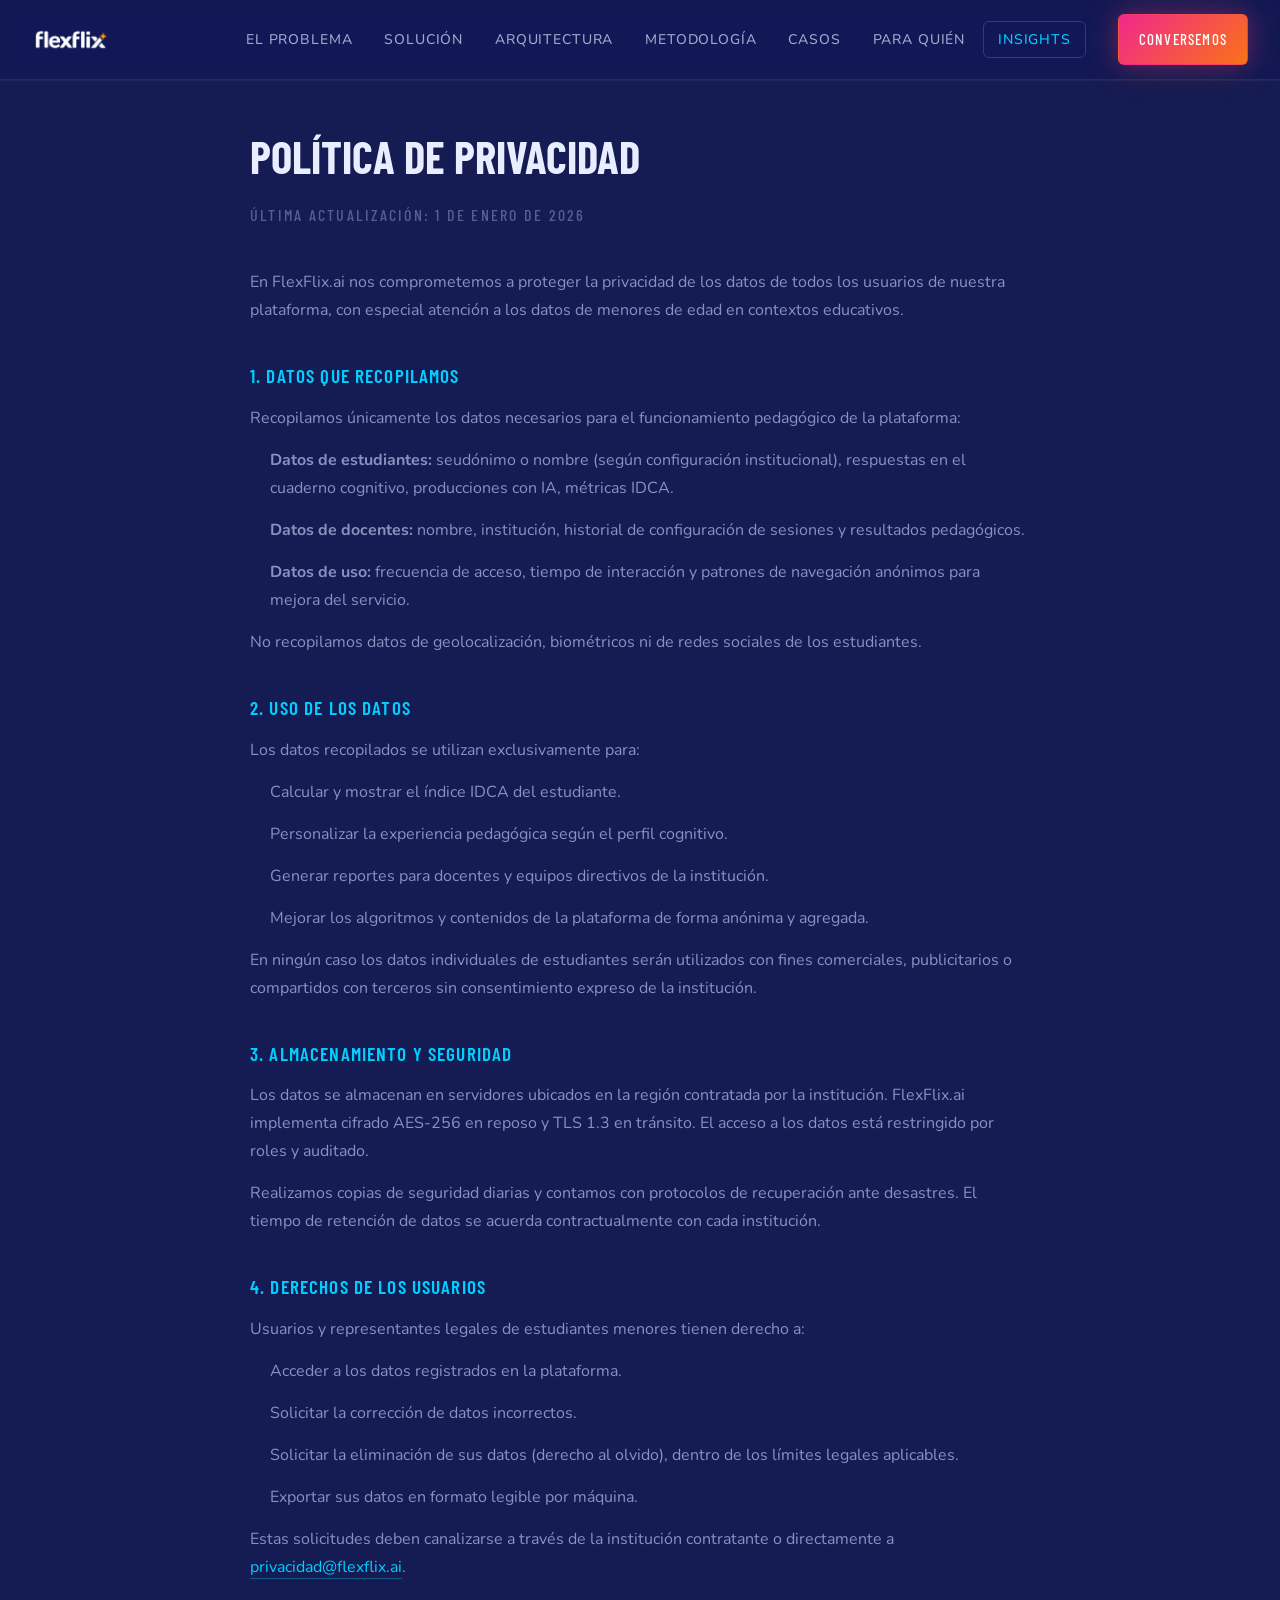
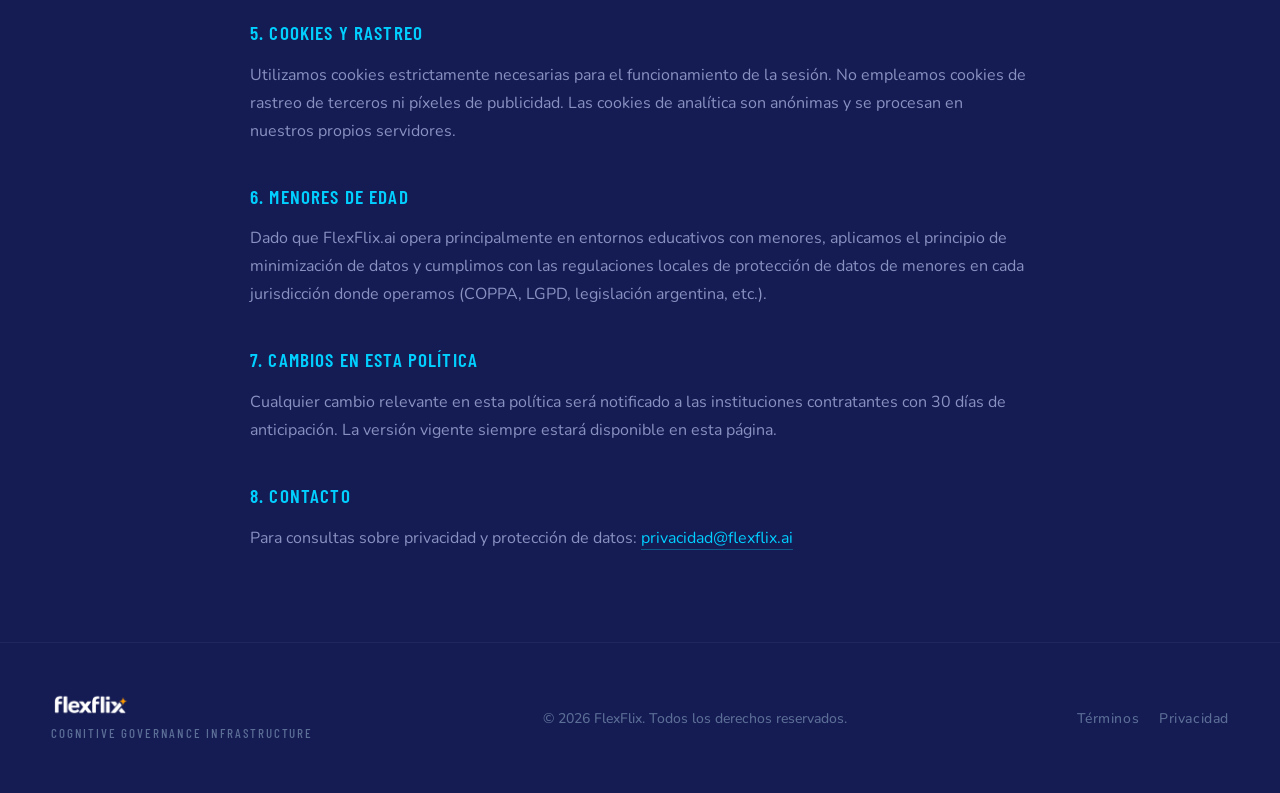
<file: privacidad.html>
<!doctype html>
<html lang="es">
  <head>
    <meta charset="UTF-8" />
    <meta name="viewport" content="width=device-width, initial-scale=1.0" />
    <meta name="description" content="Política de Privacidad — FlexFlix.ai" />
    <meta name="robots" content="noindex" />
    <title>Política de Privacidad — FlexFlix.ai</title>
    <link rel="icon" type="image/png" sizes="32x32" href="assets/favicon/favicon-32x32.png" />
    <link rel="preconnect" href="https://fonts.googleapis.com" />
    <link rel="preconnect" href="https://fonts.gstatic.com" crossorigin />
    <link href="https://fonts.googleapis.com/css2?family=Barlow+Condensed:ital,wght@0,300;0,400;0,500;0,600;0,700;0,800;0,900;1,400;1,600;1,800&family=Barlow:ital,wght@0,300;0,400;0,500;0,600;0,700;0,800;0,900;1,400;1,600;1,800&family=Nunito:ital,wght@0,300;0,400;0,500;0,600;0,700;0,800;0,900;1,400;1,600&display=swap" rel="stylesheet" />
    <link rel="stylesheet" href="styles.css" />
    <link rel="stylesheet" href="insights.css" />
  </head>
  <body>
    <div class="noise" aria-hidden="true"></div>

    <!-- NAV -->
    <nav class="nav scrolled" id="nav">
      <div class="nav__inner">
        <a href="index.html" class="nav__logo" aria-label="FlexFlix inicio">
          <img src="assets/img/flexflix_logo2.png" alt="FlexFlix" class="nav__logo-img2" height="36" />
        </a>
        <nav class="nav__links" aria-label="Secciones">
          <a href="index.html#el-problema" class="nav__link">El problema</a>
          <a href="index.html#solucion" class="nav__link">Solución</a>
          <a href="index.html#arquitectura" class="nav__link">Arquitectura</a>
          <a href="index.html#metodologia" class="nav__link">Metodología</a>
          <a href="index.html#casos" class="nav__link">Casos</a>
          <a href="index.html#para-quien" class="nav__link">Para quién</a>
          <a href="insights.html" class="nav__link nav__link--insights">Insights</a>
        </nav>
        <a href="index.html#contacto" class="btn btn--nav">Conversemos</a>
      </div>
    </nav>

    <main>
      <div class="container">
        <div class="legal-wrap">
          <h1>Política de Privacidad</h1>
          <span class="legal-date">Última actualización: 1 de enero de 2026</span>

          <p>En FlexFlix.ai nos comprometemos a proteger la privacidad de los datos de todos los usuarios de nuestra plataforma, con especial atención a los datos de menores de edad en contextos educativos.</p>

          <h2>1. Datos que recopilamos</h2>
          <p>Recopilamos únicamente los datos necesarios para el funcionamiento pedagógico de la plataforma:</p>
          <ul>
            <li><strong>Datos de estudiantes:</strong> seudónimo o nombre (según configuración institucional), respuestas en el cuaderno cognitivo, producciones con IA, métricas IDCA.</li>
            <li><strong>Datos de docentes:</strong> nombre, institución, historial de configuración de sesiones y resultados pedagógicos.</li>
            <li><strong>Datos de uso:</strong> frecuencia de acceso, tiempo de interacción y patrones de navegación anónimos para mejora del servicio.</li>
          </ul>
          <p>No recopilamos datos de geolocalización, biométricos ni de redes sociales de los estudiantes.</p>

          <h2>2. Uso de los datos</h2>
          <p>Los datos recopilados se utilizan exclusivamente para:</p>
          <ul>
            <li>Calcular y mostrar el índice IDCA del estudiante.</li>
            <li>Personalizar la experiencia pedagógica según el perfil cognitivo.</li>
            <li>Generar reportes para docentes y equipos directivos de la institución.</li>
            <li>Mejorar los algoritmos y contenidos de la plataforma de forma anónima y agregada.</li>
          </ul>
          <p>En ningún caso los datos individuales de estudiantes serán utilizados con fines comerciales, publicitarios o compartidos con terceros sin consentimiento expreso de la institución.</p>

          <h2>3. Almacenamiento y seguridad</h2>
          <p>Los datos se almacenan en servidores ubicados en la región contratada por la institución. FlexFlix.ai implementa cifrado AES-256 en reposo y TLS 1.3 en tránsito. El acceso a los datos está restringido por roles y auditado.</p>
          <p>Realizamos copias de seguridad diarias y contamos con protocolos de recuperación ante desastres. El tiempo de retención de datos se acuerda contractualmente con cada institución.</p>

          <h2>4. Derechos de los usuarios</h2>
          <p>Usuarios y representantes legales de estudiantes menores tienen derecho a:</p>
          <ul>
            <li>Acceder a los datos registrados en la plataforma.</li>
            <li>Solicitar la corrección de datos incorrectos.</li>
            <li>Solicitar la eliminación de sus datos (derecho al olvido), dentro de los límites legales aplicables.</li>
            <li>Exportar sus datos en formato legible por máquina.</li>
          </ul>
          <p>Estas solicitudes deben canalizarse a través de la institución contratante o directamente a <a href="mailto:privacidad@flexflix.ai">privacidad@flexflix.ai</a>.</p>

          <h2>5. Cookies y rastreo</h2>
          <p>Utilizamos cookies estrictamente necesarias para el funcionamiento de la sesión. No empleamos cookies de rastreo de terceros ni píxeles de publicidad. Las cookies de analítica son anónimas y se procesan en nuestros propios servidores.</p>

          <h2>6. Menores de edad</h2>
          <p>Dado que FlexFlix.ai opera principalmente en entornos educativos con menores, aplicamos el principio de minimización de datos y cumplimos con las regulaciones locales de protección de datos de menores en cada jurisdicción donde operamos (COPPA, LGPD, legislación argentina, etc.).</p>

          <h2>7. Cambios en esta política</h2>
          <p>Cualquier cambio relevante en esta política será notificado a las instituciones contratantes con 30 días de anticipación. La versión vigente siempre estará disponible en esta página.</p>

          <h2>8. Contacto</h2>
          <p>Para consultas sobre privacidad y protección de datos: <a href="mailto:privacidad@flexflix.ai">privacidad@flexflix.ai</a></p>
        </div>
      </div>
    </main>

    <footer class="footer">
      <div class="container footer__inner">
        <div class="footer__brand">
          <a href="index.html" class="footer__logo-link">
            <img src="assets/img/flexflix_logo2.png" alt="FlexFlix" class="nav__logo-img2" height="32" loading="lazy" />
          </a>
          <span class="footer__tagline">Cognitive Governance Infrastructure</span>
        </div>
        <p class="footer__copy">© 2026 FlexFlix. Todos los derechos reservados.</p>
        <div class="footer__links">
          <a href="terminos.html">Términos</a>
          <a href="privacidad.html">Privacidad</a>
        </div>
      </div>
    </footer>
  </body>
</html>
</file>
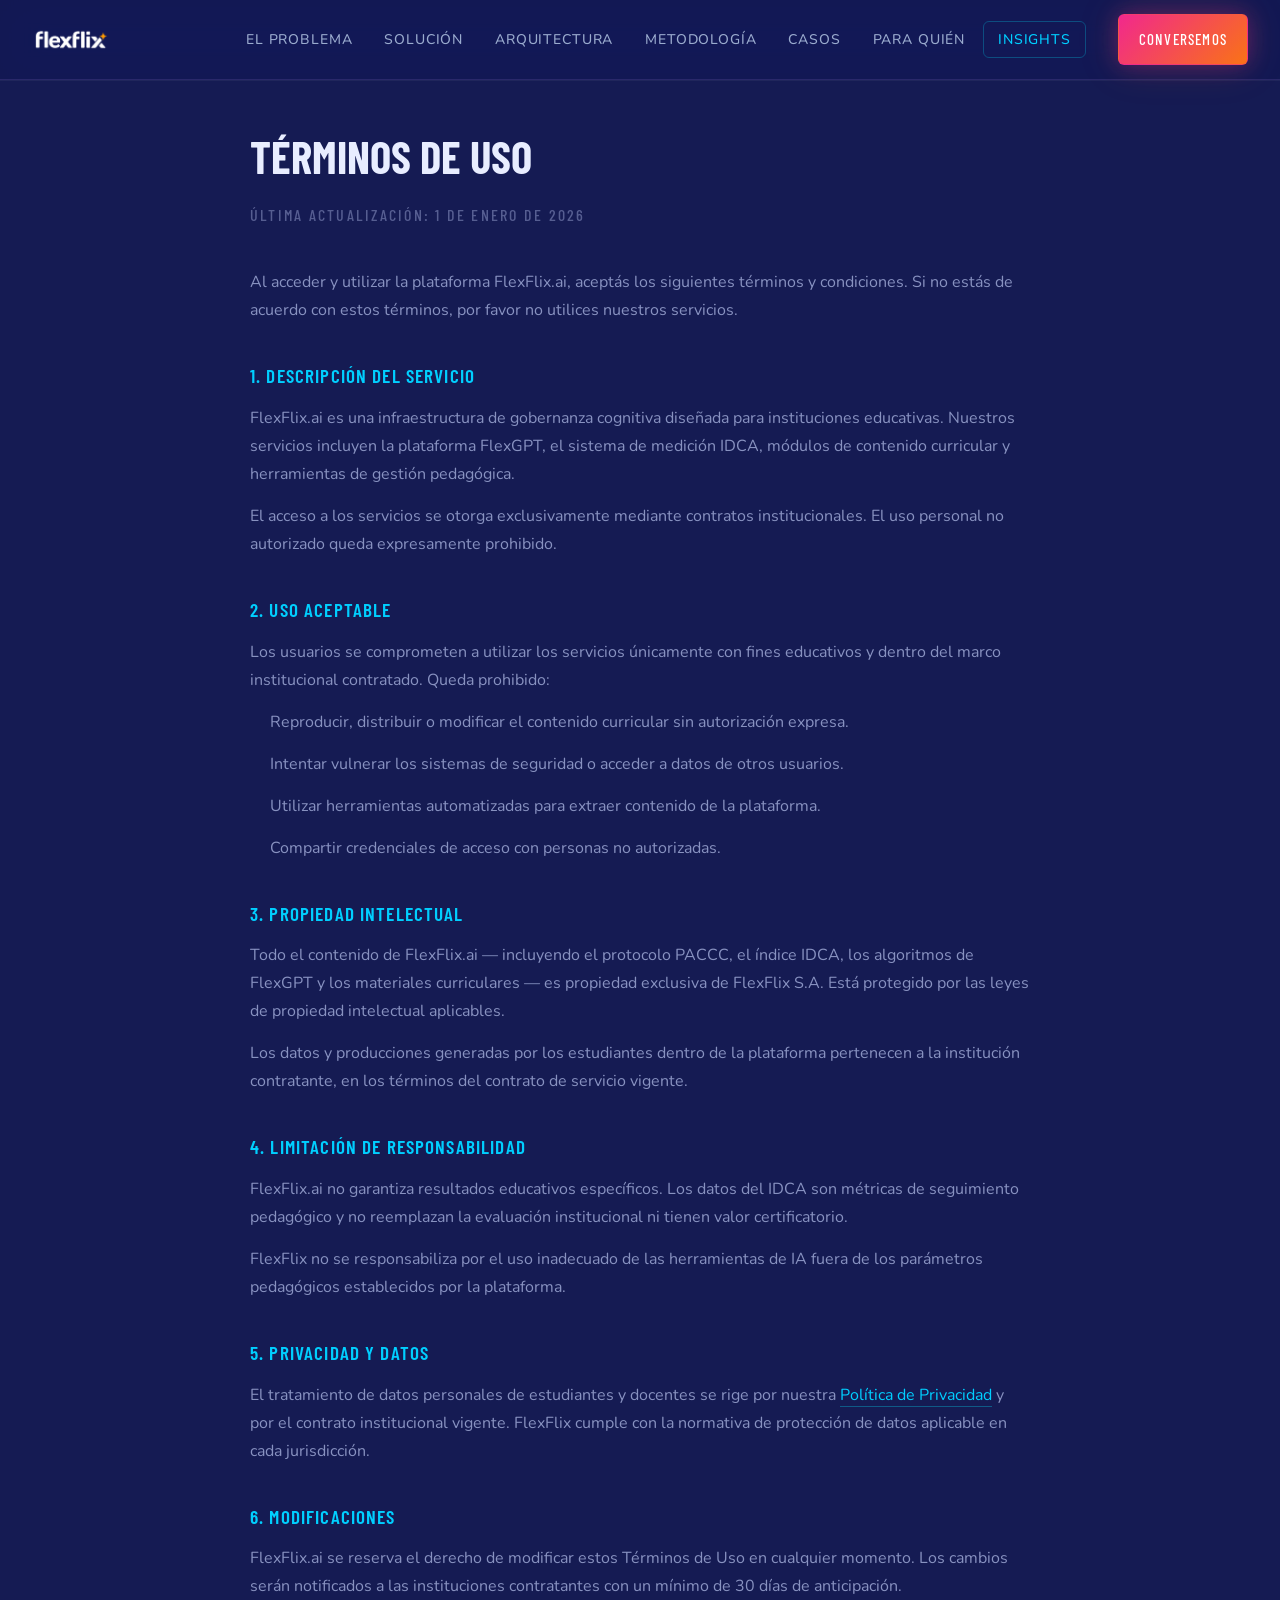
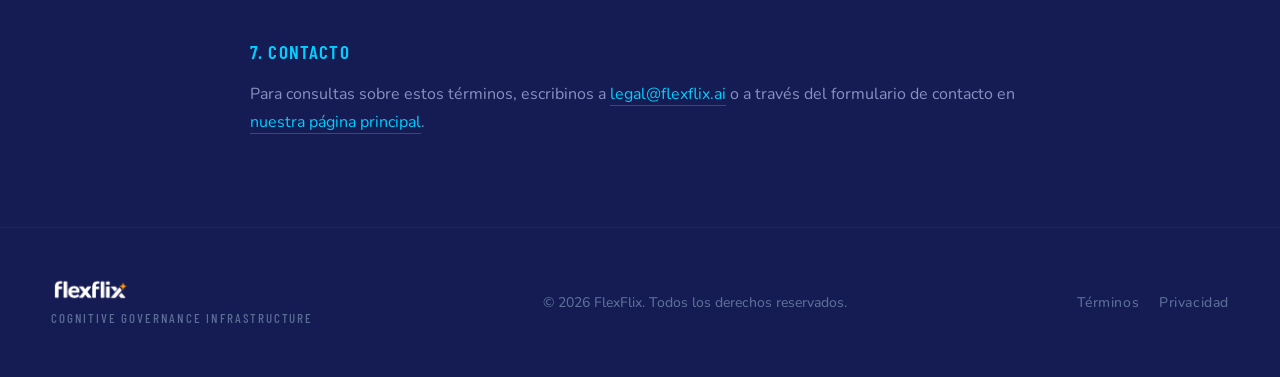
<file: terminos.html>
<!doctype html>
<html lang="es">
  <head>
    <meta charset="UTF-8" />
    <meta name="viewport" content="width=device-width, initial-scale=1.0" />
    <meta name="description" content="Términos de Uso — FlexFlix.ai" />
    <meta name="robots" content="noindex" />
    <title>Términos de Uso — FlexFlix.ai</title>
    <link rel="icon" type="image/png" sizes="32x32" href="assets/favicon/favicon-32x32.png" />
    <link rel="preconnect" href="https://fonts.googleapis.com" />
    <link rel="preconnect" href="https://fonts.gstatic.com" crossorigin />
    <link href="https://fonts.googleapis.com/css2?family=Barlow+Condensed:ital,wght@0,300;0,400;0,500;0,600;0,700;0,800;0,900;1,400;1,600;1,800&family=Barlow:ital,wght@0,300;0,400;0,500;0,600;0,700;0,800;0,900;1,400;1,600;1,800&family=Nunito:ital,wght@0,300;0,400;0,500;0,600;0,700;0,800;0,900;1,400;1,600&display=swap" rel="stylesheet" />
    <link rel="stylesheet" href="styles.css" />
    <link rel="stylesheet" href="insights.css" />
  </head>
  <body>
    <div class="noise" aria-hidden="true"></div>

    <!-- NAV -->
    <nav class="nav scrolled" id="nav">
      <div class="nav__inner">
        <a href="index.html" class="nav__logo" aria-label="FlexFlix inicio">
          <img src="assets/img/flexflix_logo2.png" alt="FlexFlix" class="nav__logo-img2" height="36" />
        </a>
        <nav class="nav__links" aria-label="Secciones">
          <a href="index.html#el-problema" class="nav__link">El problema</a>
          <a href="index.html#solucion" class="nav__link">Solución</a>
          <a href="index.html#arquitectura" class="nav__link">Arquitectura</a>
          <a href="index.html#metodologia" class="nav__link">Metodología</a>
          <a href="index.html#casos" class="nav__link">Casos</a>
          <a href="index.html#para-quien" class="nav__link">Para quién</a>
          <a href="insights.html" class="nav__link nav__link--insights">Insights</a>
        </nav>
        <a href="index.html#contacto" class="btn btn--nav">Conversemos</a>
      </div>
    </nav>

    <main>
      <div class="container">
        <div class="legal-wrap">
          <h1>Términos de Uso</h1>
          <span class="legal-date">Última actualización: 1 de enero de 2026</span>

          <p>Al acceder y utilizar la plataforma FlexFlix.ai, aceptás los siguientes términos y condiciones. Si no estás de acuerdo con estos términos, por favor no utilices nuestros servicios.</p>

          <h2>1. Descripción del servicio</h2>
          <p>FlexFlix.ai es una infraestructura de gobernanza cognitiva diseñada para instituciones educativas. Nuestros servicios incluyen la plataforma FlexGPT, el sistema de medición IDCA, módulos de contenido curricular y herramientas de gestión pedagógica.</p>
          <p>El acceso a los servicios se otorga exclusivamente mediante contratos institucionales. El uso personal no autorizado queda expresamente prohibido.</p>

          <h2>2. Uso aceptable</h2>
          <p>Los usuarios se comprometen a utilizar los servicios únicamente con fines educativos y dentro del marco institucional contratado. Queda prohibido:</p>
          <ul>
            <li>Reproducir, distribuir o modificar el contenido curricular sin autorización expresa.</li>
            <li>Intentar vulnerar los sistemas de seguridad o acceder a datos de otros usuarios.</li>
            <li>Utilizar herramientas automatizadas para extraer contenido de la plataforma.</li>
            <li>Compartir credenciales de acceso con personas no autorizadas.</li>
          </ul>

          <h2>3. Propiedad intelectual</h2>
          <p>Todo el contenido de FlexFlix.ai — incluyendo el protocolo PACCC, el índice IDCA, los algoritmos de FlexGPT y los materiales curriculares — es propiedad exclusiva de FlexFlix S.A. Está protegido por las leyes de propiedad intelectual aplicables.</p>
          <p>Los datos y producciones generadas por los estudiantes dentro de la plataforma pertenecen a la institución contratante, en los términos del contrato de servicio vigente.</p>

          <h2>4. Limitación de responsabilidad</h2>
          <p>FlexFlix.ai no garantiza resultados educativos específicos. Los datos del IDCA son métricas de seguimiento pedagógico y no reemplazan la evaluación institucional ni tienen valor certificatorio.</p>
          <p>FlexFlix no se responsabiliza por el uso inadecuado de las herramientas de IA fuera de los parámetros pedagógicos establecidos por la plataforma.</p>

          <h2>5. Privacidad y datos</h2>
          <p>El tratamiento de datos personales de estudiantes y docentes se rige por nuestra <a href="privacidad.html">Política de Privacidad</a> y por el contrato institucional vigente. FlexFlix cumple con la normativa de protección de datos aplicable en cada jurisdicción.</p>

          <h2>6. Modificaciones</h2>
          <p>FlexFlix.ai se reserva el derecho de modificar estos Términos de Uso en cualquier momento. Los cambios serán notificados a las instituciones contratantes con un mínimo de 30 días de anticipación.</p>

          <h2>7. Contacto</h2>
          <p>Para consultas sobre estos términos, escribinos a <a href="mailto:legal@flexflix.ai">legal@flexflix.ai</a> o a través del formulario de contacto en <a href="index.html#contacto">nuestra página principal</a>.</p>
        </div>
      </div>
    </main>

    <footer class="footer">
      <div class="container footer__inner">
        <div class="footer__brand">
          <a href="index.html" class="footer__logo-link">
            <img src="assets/img/flexflix_logo2.png" alt="FlexFlix" class="nav__logo-img2" height="32" loading="lazy" />
          </a>
          <span class="footer__tagline">Cognitive Governance Infrastructure</span>
        </div>
        <p class="footer__copy">© 2026 FlexFlix. Todos los derechos reservados.</p>
        <div class="footer__links">
          <a href="terminos.html">Términos</a>
          <a href="privacidad.html">Privacidad</a>
        </div>
      </div>
    </footer>
  </body>
</html>
</file>
<file: styles.css>
/* =============================================
   FLEXFLIX.AI — COGNITIVE GOVERNANCE INFRASTRUCTURE
   Landing Page Styles · Purple / Hot Pink Edition
   Fonts: Barlow (titles) + Nunito (body)
   Accents: #9773D4 · #F1288D
   ============================================= */

/* ---- DESIGN TOKENS ---- */
:root {
  /* ─── Base backgrounds ─── */
  --bg:      #151B53;
  --bg-mid:  #111848;
  --bg-deep: #0D1340;
  --bg-card: rgba(19, 25, 82, 0.80);
  --bg-0: #151B53;
  --bg-1: #151B53;
  --bg-2: #151B53;
  --bg-3: #151B53;
  --bg-alt: #151B53;

  /* ─── Color system ─── */
  --magenta: #F1288D;
  --orange:  #F97316;
  --cyan:    #00CFFF;
  --violet:  #9773D4;
  --green:   #00D97E;
  --red:     #FF4757;

  /* ─── Gradiente de acción ─── */
  --grad-action: linear-gradient(135deg, #F1288D, #F97316);

  /* ─── Accent aliases (compatibilidad) ─── */
  --accent-1: var(--violet);
  --accent-2: var(--magenta);
  --accent-3: #C44AB8;
  --accent-1-soft:   rgba(151, 115, 212, 0.12);
  --accent-1-border: rgba(151, 115, 212, 0.30);
  --accent-2-soft:   rgba(241,  40, 141, 0.10);
  --accent-2-border: rgba(241,  40, 141, 0.28);

  /* ─── Texto — off-whites con tinte azul frío ─── */
  --text-1: #E8EDFF;
  --text-2: #9AABCE;
  --text-3: #5B6E96;

  /* ─── Borders ─── */
  --border:        rgba(255, 255, 255, 0.05);
  --border-bright: rgba(255, 255, 255, 0.10);

  /* ─── Semantic (aliases de color system) ─── */
  --success: var(--green);
  --warning: #FFB703;
  --danger:  var(--red);

  /* ─── Typography ─── */
  --font-title: 'Barlow Condensed', sans-serif;
  --font-body:  'Nunito', sans-serif;

  /* ─── Nav ─── */
  --nav-h: 67px;

  /* ─── Spacing ─── */
  --sp-section:    clamp(32px, 4.5vw, 64px);
  --sp-section-sm: clamp(20px,  3vw, 44px);
  --container:     min(1200px, 92vw);
  --gap:           clamp(16px, 2.5vw,  32px);

  /* ─── Gradients ─── */
  --grad-primary: var(--grad-action);
  --grad-accent:  var(--grad-action);
  --grad-text:    linear-gradient(90deg, #fff, var(--cyan));

  /* ─── Motion ─── */
  --ease:        cubic-bezier(0.25, 0.46, 0.45, 0.94);
  --ease-out:    cubic-bezier(0.16, 1.00, 0.30, 1.00);
  --ease-spring: cubic-bezier(0.34, 1.56, 0.64, 1.00);
  --ease-cinema: cubic-bezier(0.77, 0.00, 0.18, 1.00);
  --dur:      0.4s;
  --dur-slow: 0.7s;

  /* ─── Radii ─── */
  --r-sm:  6px;
  --r-md: 12px;
  --r-lg: 20px;
  --r-xl: 28px;
}

/* ---- FOCUS VISIBLE (WCAG 2.4.7) ---- */
:focus-visible {
  outline: 2px solid #00CFFF;
  outline-offset: 3px;
  border-radius: 4px;
}
:focus:not(:focus-visible) { outline: none; }

/* ---- RESET & BASE ---- */
*, *::before, *::after {
  box-sizing: border-box;
  margin: 0;
  padding: 0;
}

html {
  scroll-behavior: smooth;
  -webkit-text-size-adjust: 100%;
  text-size-adjust: 100%;
  overflow-x: hidden;
}

body {
  background-color: var(--bg-1);
  color: var(--text-1);
  font-family: var(--font-body);
  font-size: clamp(16px, 1.1vw, 17px);
  line-height: 1.65;
  overflow-x: hidden;
  cursor: auto;
  -webkit-font-smoothing: antialiased;
  -moz-osx-font-smoothing: grayscale;
  text-rendering: optimizeLegibility;
  font-feature-settings: "kern" 1, "liga" 1, "calt" 1;
}

img, video { max-width: 100%; height: auto; display: block; }

a { color: inherit; text-decoration: none; }
ul { list-style: none; }
button {
  background: none; border: none;
  cursor: pointer; font-family: inherit;
}

/* ---- NOISE OVERLAY ---- */
.noise { display: none; }

/* ---- SCROLL PROGRESS ---- */
.scroll-progress {
  position: fixed; top: 0; left: 0; height: 2px; width: 0%;
  background: linear-gradient(90deg, var(--accent-1), var(--accent-2));
  z-index: 9998; transition: width 0.1s linear;
}

/* ---- CONTAINER ---- */
.container { width: var(--container); margin: 0 auto; }

/* ---- NAV ---- */
.nav {
  position: fixed; top: 0; left: 0; right: 0; z-index: 900;
  padding: 0;
  transition:
    background var(--dur) var(--ease),
    box-shadow var(--dur) var(--ease),
    padding var(--dur) var(--ease);
}
.nav.scrolled {
  background: rgba(19, 25, 82, 0.94);
  backdrop-filter: blur(20px);
  -webkit-backdrop-filter: blur(20px);
  box-shadow: 0 1px 0 var(--border);
}
.nav__inner {
  display: flex; align-items: center; gap: 32px;
  padding: 20px var(--gap);
  max-width: 1280px; margin: 0 auto;
  transition: padding var(--dur) var(--ease);
}
.nav.scrolled .nav__inner { padding-block: 14px; }

.nav__logo-img2 {
  display: block;
  height: 26px;
  width: auto;
  object-fit: contain;
}

.nav__logo {
  display: flex; align-items: center; gap: 10px; flex-shrink: 0;
}
.nav__logo-img {
  width: 30px; height: 30px; object-fit: contain; border-radius: 6px;
}
.nav__logo-mark {
  width: 30px; height: 30px;
  background: linear-gradient(135deg, var(--accent-1), var(--accent-2));
  border-radius: var(--r-sm);
  display: grid; place-items: center;
  font-family: var(--font-title);
  font-weight: 600; font-size: 13px; color: white;
}
.nav__logo-text {
  font-family: var(--font-title);
  font-weight: 600; font-size: 20px;
  letter-spacing: 0.02em; color: var(--text-1);
  text-transform: uppercase;
}
.nav__logo-ai {
  background: linear-gradient(90deg, var(--accent-1), var(--accent-2));
  -webkit-background-clip: text; -webkit-text-fill-color: transparent;
  background-clip: text;
}
.nav__links {
  display: flex; align-items: center; gap: 4px; margin-left: auto;
}
.nav__link {
  padding: 6px 14px; font-size: 14px; font-weight: 600;
  color: var(--text-2); border-radius: var(--r-sm);
  letter-spacing: 0.06em; text-transform: uppercase;
  transition: color var(--dur) var(--ease), background var(--dur) var(--ease);
}
.nav__link:hover { color: var(--text-1); background: var(--border); }

.nav__link--insights {
  color: #00CFFF;
  font-weight: 700;
  border: 1px solid rgba(0,234,255,0.25);
}
.nav__link--insights:hover {
  background: rgba(0,234,255,0.10);
  border-color: rgba(0,234,255,0.55);
  color: #00CFFF;
}

/* ---- BUTTONS ---- */
.btn {
  display: inline-flex; align-items: center; gap: 8px;
  padding: 14px 24px; min-height: 44px; border-radius: var(--r-md);
  font-family: var(--font-title);
  font-size: 16px; font-weight: 600;
  letter-spacing: 0.08em; text-transform: uppercase;
  cursor: pointer;
  transition:
    transform var(--dur) var(--ease),
    box-shadow var(--dur) var(--ease),
    background var(--dur) var(--ease),
    color var(--dur) var(--ease);
  white-space: nowrap;
}
.btn--primary {
  background: linear-gradient(135deg, #F1288D, #F97316);
  color: white;
  box-shadow: 0 0 0 0 rgba(241, 40, 141, 0);
}
.btn--primary:hover {
  box-shadow:
    0 0 40px rgba(241, 40, 141, 0.45),
    0 8px 24px rgba(249, 115, 22, 0.35);
  transform: translateY(-2px);
}
.btn--nav {
  background: rgba(241,40,141,0.08); color: #F1288D;
  border: 1px solid rgba(241,40,141,0.28);
  padding: 12px 20px; min-height: 44px; font-size: 15px; font-weight: 600;
  border-radius: var(--r-sm); flex-shrink: 0;
  letter-spacing: 0.08em;
}
.btn--nav:hover {
  background: linear-gradient(135deg, #F1288D, #F97316);
  border-color: transparent; color: white; transform: translateY(-1px);
}

/* ---- HAMBURGER ---- */
.hamburger {
  display: none; flex-direction: column;
  gap: 5px; padding: 6px; margin-left: auto;
}
.hamburger span {
  display: block; width: 24px; height: 2px;
  background: var(--text-2); border-radius: 2px;
  transition: transform 0.3s var(--ease), opacity 0.3s;
}
.hamburger.active span:nth-child(1) { transform: rotate(45deg) translate(5px, 5px); }
.hamburger.active span:nth-child(2) { opacity: 0; transform: scaleX(0); }
.hamburger.active span:nth-child(3) { transform: rotate(-45deg) translate(5px, -5px); }

/* ---- MOBILE MENU ---- */
.mobile-menu {
  position: fixed; inset: 0; z-index: 800;
  height: 100dvh;
  background: rgba(12, 17, 64, 0.80);
  backdrop-filter: blur(20px);
  -webkit-backdrop-filter: blur(20px);
  display: flex;
  flex-direction: column;
  justify-content: space-between;
  opacity: 0; pointer-events: none;
  transition: opacity 0.35s var(--ease);
  overflow: hidden;
}


.mobile-menu::before {
  content: '';
  position: fixed;
  top: -15%;
  right: -15%;
  width: 70vw;
  height: 70vw;
  border-radius: 50%;
  background: radial-gradient(circle, rgba(151,115,212,0.14) 0%, transparent 68%);
  pointer-events: none;
  z-index: 0;
}

.mobile-menu::after {
  content: '';
  position: fixed;
  bottom: -10%;
  left: -10%;
  width: 50vw;
  height: 50vw;
  border-radius: 50%;
  background: radial-gradient(circle, rgba(0,234,255,0.07) 0%, transparent 68%);
  pointer-events: none;
  z-index: 0;
}

.mobile-menu.open { opacity: 1; pointer-events: auto; }

.mobile-menu__nav {
  display: flex;
  flex-direction: column;
  padding-top: 90px;
  position: relative;
  z-index: 1;
  flex: 1;
  overflow-y: auto;
}

.mobile-link {
  display: flex;
  align-items: center;
  gap: 18px;
  padding: 20px 32px;
  font-family: var(--font-title);
  font-size: clamp(24px, 6vw, 36px);
  font-weight: 600;
  letter-spacing: 0.04em;
  color: rgba(185,196,239,0.45);
  text-transform: uppercase;
  text-decoration: none;
  border-bottom: 1px solid rgba(255,255,255,0.05);
  transition: color 0.22s, background 0.22s, padding-left 0.22s;
  position: relative;
}

.mobile-link:first-child { border-top: 1px solid rgba(255,255,255,0.05); }

.mobile-link__num {
  font-size: 12px;
  font-weight: 500;
  letter-spacing: 0.22em;
  color: rgba(0,234,255,0.35);
  flex-shrink: 0;
  width: 24px;
  margin-top: 3px;
}

.mobile-link__text { flex: 1; }

.mobile-link__arrow {
  font-size: 18px;
  color: #00CFFF;
  opacity: 0;
  transform: translateX(-10px);
  transition: opacity 0.22s, transform 0.22s;
}

.mobile-link:hover,
.mobile-link:active {
  color: #fff;
  background: rgba(0,234,255,0.04);
  padding-left: 44px;
}

.mobile-link:hover .mobile-link__arrow,
.mobile-link:active .mobile-link__arrow {
  opacity: 1;
  transform: translateX(0);
}

.mobile-link--insights {
  color: #00CFFF;
  font-weight: 600;
  letter-spacing: 0.18em;
  border-left: 3px solid rgba(0,234,255,0.5);
}

.mobile-link--insights .mobile-link__num {
  color: #00CFFF;
}

.mobile-menu__footer {
  padding: 32px;
  position: relative;
  z-index: 1;
}

.mobile-link--cta {
  display: block;
  width: 100%;
  padding: 18px 28px;
  text-align: center;
  font-family: var(--font-title);
  font-size: clamp(18px, 4vw, 22px);
  font-weight: 600;
  letter-spacing: 0.12em;
  text-transform: uppercase;
  color: #fff;
  text-decoration: none;
  background: linear-gradient(135deg, #F1288D, #F97316);
  border-radius: 14px;
  box-shadow: 0 8px 32px rgba(241,40,141,0.35);
  transition: transform 0.2s, box-shadow 0.2s;
}

.mobile-link--cta:hover {
  transform: translateY(-2px);
  box-shadow: 0 12px 40px rgba(241,40,141,0.50);
}

@media (min-width: 769px) and (max-width: 1024px) {
  .mobile-menu__nav {
    padding-top: 70px;
  }

  .mobile-link {
    font-size: 18px;
    padding: 12px 32px;
  }

  .mobile-menu__footer {
    padding: 16px 32px;
  }

  .mobile-link--cta {
    font-size: 16px;
    padding: 14px 24px;
  }
}

/* ---- SECTIONS ---- */
.section { padding-block: var(--sp-section); position: relative; scroll-margin-top: calc(var(--nav-h) + 8px); }
.section > .container { position: relative; z-index: 1; }
#fx-depth { scroll-margin-top: 0; }

.section-header { margin-bottom: clamp(12px, 2vw, 24px); }

.chapter-label {
  display: inline-flex;
  align-items: center;
  gap: 14px;
  font-family: var(--font-title);
  font-size: 16px; font-weight: 600;
  letter-spacing: 0.22em; text-transform: uppercase;
  color: var(--accent-1); margin-bottom: 10px;
}

.chapter-label::before,
.chapter-label::after {
  content: '';
  display: block;
  width: 1.5px;
  height: 14px;
  background: currentColor;
  opacity: 0.55;
  flex-shrink: 0;
}

.section-title {
  font-family: var(--font-title);
  font-size: clamp(24px, 3.6vw, 46px);
  font-weight: 600; line-height: 1.08;
  letter-spacing: 0.02em; color: var(--text-1);
  text-transform: uppercase; margin-bottom: 10px;
}

.section-intro {
  font-family: var(--font-body);
  font-size: clamp(16px, 1.1vw, 18px);
  color: rgba(185, 196, 239, 0.75);
  max-width: 600px;
  line-height: 1.65;
  font-style: italic;
  margin-top: 10px;
}


.step-theory {
  display: inline-block; font-size: 13px; font-weight: 600;
  letter-spacing: 0.12em; text-transform: uppercase; color: var(--text-3);
  padding: 3px 8px; background: rgba(255,255,255,0.03);
  border: 1px solid var(--border); border-radius: 4px;
}

/* ---- FOOTER ---- */
.footer { background: transparent; border-top: 1px solid var(--border); padding: 48px 0; position: relative; z-index: 1; }
.footer__inner {
  display: flex; align-items: center; justify-content: space-between;
  flex-wrap: wrap; gap: 24px;
}
.footer__brand { display: flex; flex-direction: column; }
.footer__logo-link { display: flex; align-items: center; gap: 10px; }
.footer__logo-img { width: 26px; height: 26px; object-fit: contain; border-radius: 5px; }
.footer__logo {
  font-family: var(--font-title); font-size: 19px; font-weight: 600;
  color: var(--text-1); letter-spacing: 0.02em; text-transform: uppercase;
}
.footer__tagline {
  font-family: var(--font-title);
  font-size: 13px; font-weight: 600; letter-spacing: 0.14em;
  text-transform: uppercase; color: var(--text-3); margin-top: 6px;
}

/* Social links */
.footer__social { display: flex; align-items: center; gap: 8px; }
.social-link {
  display: grid; place-items: center;
  width: 38px; height: 38px; border-radius: var(--r-sm);
  background: rgba(255,255,255,0.04); border: 1px solid var(--border);
  transition: background var(--dur), border-color var(--dur), transform var(--dur) var(--ease);
  cursor: pointer;
}
.social-link:hover {
  background: var(--accent-1-soft); border-color: var(--accent-1-border);
  transform: translateY(-2px);
}
.social-link img { width: 18px; height: 18px; filter: brightness(0) invert(0.7); transition: filter var(--dur); }
.social-link:hover img { filter: brightness(0) invert(1); }

.footer__copy { font-size: 14px; color: var(--text-3); }
.footer__links { display: flex; gap: 20px; }
.footer__links a { font-size: 14px; color: var(--text-3); transition: color var(--dur); letter-spacing: 0.04em; }
.footer__links a:hover { color: var(--text-2); }

.footer__platform-link {
  display: inline-flex;
  align-items: center;
  gap: 8px;
  padding: 6px 18px;
  border-radius: 100px;
  background: linear-gradient(135deg, #F1288D, #F97316);
  color: #fff;
  font-family: var(--font-title);
  font-size: 14px;
  font-weight: 500;
  letter-spacing: 0.18em;
  text-transform: uppercase;
  text-decoration: none;
  transition: transform 0.2s, box-shadow 0.2s;
  box-shadow: 0 4px 20px rgba(241,40,141,0.35);
  margin-top: 10px;
}
.footer__platform-link:hover {
  transform: translateY(-2px);
  box-shadow: 0 8px 28px rgba(151,115,212,0.6);
}

/* =============================================
   RESPONSIVE
   ============================================= */

@media (max-width: 1024px) {
  .nav__links { display: none; }
  .btn--nav { display: none; }
  .hamburger { display: flex; }
  .footer__inner { flex-direction: column; align-items: center; text-align: center; gap: 28px; }
  .footer__brand { align-items: center; }
}

@media (max-width: 640px) {
  /* Reducción correcta: mobile necesita MENOS espacio, no más */
  :root { --sp-section: clamp(40px, 8vw, 52px); }
}

/* =============================================
   CARD ELEVATION — sin border, shadow suave
   ============================================= */
:root {
  --shadow-card:
    0 2px 6px  rgba(0, 0, 0, 0.35),
    0 8px 28px rgba(0, 0, 0, 0.28),
    inset 0 1px 0 rgba(255, 255, 255, 0.05);
  --shadow-card-hover:
    0 4px 12px rgba(0, 0, 0, 0.45),
    0 16px 48px rgba(0, 0, 0, 0.38),
    inset 0 1px 0 rgba(255, 255, 255, 0.07);
  --shadow-accent:
    0 4px 12px  rgba(0, 0, 0, 0.40),
    0 12px 36px rgba(0, 0, 0, 0.30),
    0 0 0 1px  rgba(151, 115, 212, 0.12),
    inset 0 1px 0 rgba(255, 255, 255, 0.06);
}

/* Todos los paneles / cards */
.paccc-card {
  border-color: transparent;
  box-shadow: var(--shadow-card);
  cursor: pointer;
  transition: border-color 0.3s, box-shadow 0.3s, transform 0.3s;
}

.paccc-card:hover {
  box-shadow: var(--shadow-card-hover);
}

.paccc-card.is-active {
  border-color: var(--pc-color) !important;
  box-shadow: 0 0 0 1px var(--pc-color), 0 0 24px -4px rgba(var(--pc-color-rgb), 0.5) !important;
  transform: translateY(-3px);
}

/* ── Panel de detalle PACCC ── */
.paccc-detail-wrap {
  position: relative;
  margin-bottom: clamp(20px, 2.5vw, 32px);
  min-height: 240px;
}

.paccc-detail {
  display: none;
  border-radius: 16px;
  overflow: hidden;
  background: linear-gradient(160deg,
    rgba(var(--pd-rgb), 0.18) 0%,
    rgba(var(--pd-rgb), 0.07) 100%
  );
  border-left: 4px solid var(--accent-1);
  backdrop-filter: blur(6px);
  -webkit-backdrop-filter: blur(6px);
}

.paccc-detail.is-active {
  display: block;
}

.paccc-detail__inner {
  display: grid;
  grid-template-columns: 42% 1fr;
  align-items: center;
}

.paccc-detail__img {
  width: 100%;
  height: auto;
  display: block;
  object-fit: fill;
  align-self: center;
}

.paccc-detail__content {
  padding: clamp(24px, 3vw, 40px);
  display: flex;
  flex-direction: column;
  justify-content: center;
  gap: 10px;
}

.paccc-detail__step {
  font-family: var(--font-title);
  font-size: clamp(18px, 1.8vw, 24px);
  font-weight: 400;
  letter-spacing: 0.18em;
  text-transform: uppercase;
  color: #fff;
}

.paccc-detail__title-row {
  display: flex;
  flex-direction: column;
  gap: 8px;
}

.paccc-detail__heading {
  display: flex;
  align-items: center;
  gap: 14px;
}

.paccc-detail__icon-sm {
  width: clamp(36px, 3.6vw, 52px);
  height: clamp(36px, 3.6vw, 52px);
  border-radius: 50%;
  background: rgba(var(--pd-rgb), 0.18);
  border: 1.5px solid rgba(var(--pd-rgb), 0.45);
  display: grid;
  place-items: center;
  flex-shrink: 0;
}

.paccc-detail__icon-sm img {
  width: clamp(18px, 1.9vw, 28px);
  height: clamp(18px, 1.9vw, 28px);
  object-fit: contain;
}

.paccc-detail__title {
  font-family: var(--font-title);
  font-size: clamp(20px, 2.2vw, 32px);
  font-weight: 600;
  text-transform: uppercase;
  letter-spacing: 0.03em;
  color: var(--text-1);
  margin: 0;
  line-height: 1;
  flex-shrink: 0;
}

.paccc-detail__subtitle {
  font-family: var(--font-body);
  font-size: clamp(16px, 1.1vw, 17px);
  font-style: italic;
  color: rgba(var(--pd-rgb), 0.80);
  line-height: 1.45;
  margin: 0;
}

/* ── Color por paso en el panel de detalle ── */
.paccc-detail[data-detail="1"] { --pd-rgb: 151,115,212; border-left-color: #9773D4; }
.paccc-detail[data-detail="1"] .paccc-detail__title { color: #9773D4; }

.paccc-detail[data-detail="2"] { --pd-rgb: 241,40,141; border-left-color: #F1288D; }
.paccc-detail[data-detail="2"] .paccc-detail__title { color: #F1288D; }

.paccc-detail[data-detail="3"] { --pd-rgb: 0,207,255; border-left-color: #00CFFF; }
.paccc-detail[data-detail="3"] .paccc-detail__title { color: #00CFFF; }

.paccc-detail[data-detail="4"] { --pd-rgb: 249,115,22; border-left-color: #F97316; }
.paccc-detail[data-detail="4"] .paccc-detail__title { color: #F97316; }

.paccc-detail[data-detail="5"] { --pd-rgb: 0,217,126; border-left-color: #00D97E; }
.paccc-detail[data-detail="5"] .paccc-detail__title { color: #00D97E; }

.paccc-detail__text {
  font-family: var(--font-body);
  font-size: clamp(16px, 1.05vw, 17px);
  color: rgba(185, 196, 239, 0.82);
  line-height: 1.7;
  margin: 0;
  max-width: 560px;
}

@media (max-width: 768px) {
  .paccc-detail__inner { grid-template-columns: 1fr; }
  .paccc-detail__img { width: 100%; }
}

/* ---- CASOS DE ÉXITO — fan 3D ---- */

/* Wrapper con flechas */
.casos-fan-wrap {
  position: relative;
  margin-top: var(--sp-section-sm);
}

/* Flechas — ocultas en desktop, visibles en mobile */
.casos-arrow {
  display: none;
  position: absolute;
  top: 50%;
  transform: translateY(-50%);
  z-index: 30;
  width: 44px;
  height: 44px;
  border-radius: 50%;
  border: 1px solid rgba(151,115,212,0.5);
  background: rgba(23,28,84,0.9);
  color: #9773D4;
  font-size: 20px;
  align-items: center;
  justify-content: center;
  cursor: pointer;
  backdrop-filter: blur(8px);
  transition: background var(--dur), border-color var(--dur);
}
.casos-arrow:hover { background: rgba(151,115,212,0.25); border-color: rgba(151,115,212,0.8); }
.casos-arrow--prev { left: 4px; }
.casos-arrow--next { right: 4px; }

/* Dots */
.casos-dots {
  display: none;
  justify-content: center;
  gap: 8px;
  margin-top: 20px;
}
.casos-dot {
  width: 8px; height: 8px;
  border-radius: 50%;
  background: rgba(151,115,212,0.35);
  transition: background 0.3s, transform 0.3s;
}
.casos-dot.active {
  background: #9773D4;
  transform: scale(1.3);
}

.casos-fan {
  display: flex;
  justify-content: center;
  align-items: flex-start;
  margin-top: var(--sp-section-sm);
  padding: 20px 0 80px;
  overflow: visible;
  perspective: 1200px;
  perspective-origin: 50% 40%;
}

.caso-card {
  flex-shrink: 0;
  width: 220px;
  height: 540px;
  margin: 0 -14px;
  border-radius: 16px;
  border: 1px solid rgba(151,115,212,0.20);
  background: rgba(23,28,84,0.95);
  overflow: hidden;
  display: flex;
  flex-direction: column;
  cursor: pointer;
  transition: transform 0.5s cubic-bezier(0.25,0.46,0.45,0.94),
              box-shadow 0.5s ease, z-index 0s;
}

/* Progresión uniforme — perspectiva en el padre, punto de fuga compartido */
.casos-fan .caso-card:nth-child(1) { transform: rotateY(28deg)  translateX(50px)  translateY(20px) scale(0.76); z-index: 1; }
.casos-fan .caso-card:nth-child(2) { transform: rotateY(16deg)  translateX(10px)  translateY(12px) scale(0.83); z-index: 2; }
.casos-fan .caso-card:nth-child(3) { transform: rotateY(6deg)                     translateY(4px)  scale(0.91); z-index: 3; }
.casos-fan .caso-card:nth-child(4) { transform: rotateY(0deg)                     translateY(0)    scale(1.06); z-index: 10;
  box-shadow: 0 30px 80px rgba(0,0,0,0.65), 0 0 50px rgba(151,115,212,0.35);
  border-color: rgba(151,115,212,0.55);
}
.casos-fan .caso-card:nth-child(5) { transform: rotateY(-6deg)                    translateY(4px)  scale(0.91); z-index: 3; }
.casos-fan .caso-card:nth-child(6) { transform: rotateY(-16deg) translateX(-10px) translateY(12px) scale(0.83); z-index: 2; }
.casos-fan .caso-card:nth-child(7) { transform: rotateY(-28deg) translateX(-50px) translateY(20px) scale(0.76); z-index: 1; }

/* Hover — carta viene al frente */
.casos-fan .caso-card:hover {
  transform: rotateY(0deg) translateY(-12px) scale(1.06) !important;
  z-index: 20 !important;
  box-shadow: 0 40px 80px rgba(0,0,0,0.7), 0 0 60px rgba(151,115,212,0.4);
}

/* Mendoza en hover — escala extra */
.casos-fan .caso-card:nth-child(4):hover {
  transform: rotateY(0deg) translateY(-16px) scale(1.18) !important;
  box-shadow: 0 50px 100px rgba(0,0,0,0.75), 0 0 80px rgba(151,115,212,0.55) !important;
}

.caso-img-wrap {
  width: 100%;
  height: 250px;
  flex-shrink: 0;
  overflow: hidden;
}

.caso-img-wrap img {
  width: 100%;
  height: 100%;
  object-fit: cover;
  display: block;
  transition: transform 0.5s ease;
}

.caso-card:hover .caso-img-wrap img {
  transform: scale(1.06);
}

.caso-body {
  padding: 20px 22px 24px;
  display: flex;
  flex-direction: column;
  gap: 10px;
  flex: 1;
}

.caso-meta {
  display: flex;
  align-items: center;
  gap: 6px;
  overflow: hidden;
  flex-wrap: nowrap;
}

.caso-flag {
  display: none;
}

.caso-region {
  font-family: var(--font-title);
  font-size: 16px;
  font-weight: 700;
  text-transform: uppercase;
  letter-spacing: 0.10em;
  color: var(--violet);
  white-space: nowrap;
  overflow: hidden;
  text-overflow: ellipsis;
}

.caso-nivel {
  font-family: var(--font-title);
  font-size: 16px;
  font-weight: 500;
  text-transform: uppercase;
  letter-spacing: 0.08em;
  color: rgba(185,196,239,0.45);
  white-space: nowrap;
  flex-shrink: 0;
}

.caso-nivel::before {
  content: '·';
  margin-right: 5px;
  opacity: 0.5;
}

.caso-title {
  font-family: var(--font-title);
  font-size: clamp(16px, 1.4vw, 20px);
  font-weight: 600;
  text-transform: uppercase;
  letter-spacing: 0.04em;
  color: var(--text-1);
  line-height: 1.1;
  margin: 0;
}

.caso-desc {
  font-size: 16px;
  color: var(--text-2);
  line-height: 1.65;
  margin: 0;
}


/* Mobile: una card a la vez con flechas */
@media (max-width: 768px) {
  .casos-arrow { display: none; }
  .casos-dots  { display: flex; }

  .casos-fan {
    perspective: none;
    padding: 0;
    overflow: visible;
    position: relative;
    min-height: 640px;
  }

  .casos-fan-wrap {
    overflow: hidden;
  }

  .casos-fan .caso-card {
    position: absolute;
    top: 0;
    left: 10px;
    width: calc(100% - 20px);
    height: auto;
    margin: 0;
    opacity: 0;
    pointer-events: none;
    transform: translateX(150%) scale(0.88) !important;
    transition: opacity 0.4s ease, transform 0.4s ease;
    z-index: 1 !important;
  }

  .caso-img-wrap {
    height: 420px;
  }

  .caso-img-wrap img {
    object-position: top center;
  }

  .caso-body {
    padding: 16px 18px 20px;
  }

  .casos-fan .caso-card.mob-active {
    opacity: 1;
    pointer-events: auto;
    transform: translateX(0) scale(1) !important;
    z-index: 5 !important;
    box-shadow: 0 20px 60px rgba(0,0,0,0.5), 0 0 40px rgba(151,115,212,0.2) !important;
    border-color: rgba(151,115,212,0.45) !important;
  }

  .casos-fan .caso-card.mob-prev {
    opacity: 0.75;
    pointer-events: none;
    transform: translateX(-62%) scale(0.88) !important;
    z-index: 3 !important;
  }

  .casos-fan .caso-card.mob-next {
    opacity: 0.75;
    pointer-events: none;
    transform: translateX(62%) scale(0.88) !important;
    z-index: 3 !important;
  }
}

/* ---- PARA QUIÉN — 3 cards con bg image ---- */
.pq-grid {
  display: grid;
  grid-template-columns: repeat(3, 1fr);
  gap: 16px;
  margin-top: var(--sp-section-sm);
}

.pq-card {
  position: relative;
  border-radius: 18px;
  overflow: hidden;
  border: none;
  min-height: 520px;
  display: flex;
  flex-direction: column;
  justify-content: flex-end;
  background-image: var(--pq-img, none);
  background-size: 100% auto;
  background-position: top center;
  background-repeat: no-repeat;
  background-color: #171C54;
  box-shadow: 0 0 32px rgba(151, 115, 212, 0.30), 0 0 64px rgba(0, 234, 255, 0.10);
  transition: transform var(--dur) var(--ease), box-shadow var(--dur);
}

.pq-card:hover {
  transform: translateY(-6px);
  box-shadow: 0 0 48px rgba(151, 115, 212, 0.50), 0 0 80px rgba(0, 234, 255, 0.18);
}

.pq-card__overlay {
  display: none;
}

.pq-card__content {
  position: relative;
  z-index: 1;
  padding: 28px 26px;
  display: flex;
  flex-direction: column;
  gap: 10px;
}

.pq-card__tag {
  display: inline-flex;
  width: fit-content;
  padding: 4px 14px;
  border-radius: 100px;
  background: rgba(151, 115, 212, 0.18);
  border: 1px solid rgba(151, 115, 212, 0.45);
  font-family: var(--font-title);
  font-size: 13px;
  font-weight: 600;
  text-transform: uppercase;
  letter-spacing: 0.12em;
  color: #C4B5FD;
}

.pq-card__sub {
  font-family: var(--font-title);
  font-size: 20px;
  font-weight: 600;
  text-transform: uppercase;
  letter-spacing: 0.04em;
  color: #C4B5FD;
  margin: 0;
  font-style: normal;
}

.pq-list {
  display: flex;
  flex-direction: column;
  gap: 8px;
  margin: 6px 0 0;
  padding: 0;
  list-style: none;
}

.pq-list li {
  display: flex;
  align-items: center;
  gap: 10px;
  font-size: 16px;
  color: rgba(185, 196, 239, 0.80);
  line-height: 1.5;
}

.pq-list li::before {
  content: '';
  display: inline-block;
  width: 15px;
  height: 15px;
  flex-shrink: 0;
  background-image: url('assets/img/check.svg');
  background-size: contain;
  background-repeat: no-repeat;
  filter: invert(55%) sepia(40%) saturate(500%) hue-rotate(230deg) brightness(1.1);
}

@media (max-width: 900px) {
  .pq-grid {
    grid-template-columns: repeat(2, 1fr);
  }
  .pq-card {
    min-height: 420px;
  }
}

@media (max-width: 580px) {
  .pq-grid {
    grid-template-columns: 1fr;
  }
}

/* ---- CONVERSEMOS ---- */
.section--contacto {
  background: transparent;
}

.conv-cards {
  display: grid;
  grid-template-columns: repeat(3, 1fr);
  gap: 16px;
  margin-top: var(--sp-section-sm);
}

/* Color tokens por card */
.conv-card--blue   { --conv-color: #0055FF; --conv-rgb: 0,85,255; }
.conv-card--orange { --conv-color: #F97316; --conv-rgb: 249,115,22; }
.conv-card--cyan   { --conv-color: #00CFFF; --conv-rgb: 0,234,255; }

.conv-card {
  position: relative;
  padding: 28px 26px 24px;
  border-radius: 18px;
  background: rgba(23,28,84,0.85);
  border-left: 3px solid var(--conv-color);
  display: flex;
  flex-direction: column;
  gap: 14px;
  transition: transform var(--dur) var(--ease), box-shadow var(--dur);
}

.conv-card:hover {
  transform: translateY(-5px);
  box-shadow: var(--shadow-subtle), -8px 0 22px -2px rgba(var(--conv-rgb), 0.50);
}

/* Número grande + icono en la misma fila */
.conv-card__top {
  display: flex;
  align-items: center;
  justify-content: space-between;
}

.conv-num {
  font-family: var(--font-title);
  font-size: clamp(44px, 4.5vw, 64px);
  font-weight: 600;
  line-height: 1;
  color: var(--conv-color);
  text-shadow: 0 0 28px rgba(var(--conv-rgb), 0.50);
}

.conv-icon {
  height: auto;
  max-height: 90px;
  width: auto;
  object-fit: contain;
  flex-shrink: 0;
}

.conv-title {
  font-family: var(--font-title);
  font-size: clamp(16px, 1.4vw, 20px);
  font-weight: 600;
  text-transform: uppercase;
  letter-spacing: 0.04em;
  color: var(--text-1);
  margin: 0;
  line-height: 1.2;
}

/* Línea de acento bajo el título */
.conv-line {
  display: block;
  width: 36px;
  height: 2px;
  background: var(--conv-color);
  border-radius: 2px;
}

.conv-desc {
  font-size: 16px;
  color: var(--text-2);
  line-height: 1.7;
  margin: 0;
  flex: 1;
}

/* Dots indicadores */
.conv-dots {
  display: flex;
  align-items: center;
  gap: 8px;
  margin-top: 8px;
}

.conv-dot {
  width: 8px;
  height: 8px;
  border-radius: 50%;
  background: rgba(255,255,255,0.18);
  flex: 1;
  height: 2px;
  border-radius: 2px;
  transition: background 0.3s;
}

.conv-dot--active {
  background: var(--conv-color);
  box-shadow: 0 0 6px rgba(var(--conv-rgb), 0.60);
}

.conv-cta {
  display: flex;
  flex-direction: column;
  align-items: center;
  gap: 20px;
  margin-top: clamp(32px, 4vw, 56px);
}

.conv-btn {
  display: inline-flex;
  align-items: center;
  padding: 18px 48px;
  border-radius: 14px;
  font-family: var(--font-title);
  font-size: clamp(16px, 1.3vw, 18px);
  font-weight: 600;
  text-transform: uppercase;
  letter-spacing: 0.08em;
  color: #fff;
  text-decoration: none;
  background: linear-gradient(135deg, #F1288D, #F97316);
  box-shadow: 0 0 32px rgba(241,40,141,0.35), 0 0 48px rgba(249,115,22,0.15);
  transition: box-shadow var(--dur), transform var(--dur) var(--ease), filter var(--dur);
}

.conv-btn:hover {
  filter: brightness(1.1);
  box-shadow: 0 0 48px rgba(151,115,212,0.55), 0 0 72px rgba(0,234,255,0.25);
  transform: translateY(-2px);
}

.conv-firma {
  font-family: var(--font-title);
  font-size: 15px;
  font-weight: 500;
  letter-spacing: 0.08em;
  color: rgba(185,196,239,0.45);
  text-transform: uppercase;
  margin: 0;
}

@media (max-width: 900px) {
  .conv-cards {
    grid-template-columns: repeat(2, 1fr);
  }
}

@media (max-width: 580px) {
  .conv-cards {
    grid-template-columns: 1fr;
  }
}

/* ═══════════════════════════════════════════════════════════
   GLOBAL — sin bordes, glow izquierdo con color del panel
   ═══════════════════════════════════════════════════════════ */
:root {
  --shadow-subtle: 0 2px 12px rgba(0,0,0,0.22), 0 6px 28px rgba(0,0,0,0.18);
}

/* Mixin glow-left: border izquierdo + glow que emana del borde */
/* Aplicado con variable --glow-color por panel */

/* ── Estado normal: solo borde izquierdo + sombra sutil ── */
.arq-row        { border: none !important; border-left: 3px solid var(--arq-color) !important; box-shadow: var(--shadow-subtle) !important; }
.paccc-card     { border: none !important; border-left: 3px solid var(--pc-color)  !important; box-shadow: var(--shadow-subtle) !important; }
.sol-card       { border: none !important; border-left: 3px solid #9773D4 !important; box-shadow: var(--shadow-subtle) !important; }
.conv-card      { border: none !important; border-left: 3px solid var(--conv-color) !important; box-shadow: var(--shadow-subtle) !important; }
.idca-card                { border: none !important; border-left: 3px solid #00CFFF !important; box-shadow: var(--shadow-subtle) !important; }
.idca-card:nth-child(1)   { border-left: 3px solid #ff4f4f !important; }
.caso-card      { border: none !important; border-left: 3px solid #9773D4 !important; box-shadow: var(--shadow-subtle) !important; }
.cmp-col--against { border: none !important; border-left: 3px solid #ff4f4f !important; box-shadow: var(--shadow-subtle) !important; }
.cmp-col--for   { border: none !important; border-left: 3px solid #00CFFF !important; box-shadow: var(--shadow-subtle) !important; }
.pq-card        { border: none !important; border-left: 3px solid #9773D4 !important; box-shadow: var(--shadow-subtle) !important; }

/* ── Hover: glow con el color del acento ── */
.arq-row:hover        { box-shadow: var(--shadow-subtle), -8px 0 24px -2px rgba(var(--arq-rgb), 0.60) !important; }
.paccc-card:hover     { box-shadow: var(--shadow-subtle), -8px 0 24px -2px rgba(var(--pc-color-rgb), 0.60) !important; }
.sol-card:hover       { box-shadow: var(--shadow-subtle), -8px 0 22px -2px rgba(151,115,212,0.60) !important; }
.conv-card:hover      { box-shadow: var(--shadow-subtle), -8px 0 22px -2px rgba(var(--conv-rgb), 0.60) !important; }
.idca-card:hover      { box-shadow: var(--shadow-subtle), -8px 0 22px -2px rgba(0,234,255,0.55) !important; }
.caso-card:hover      { box-shadow: var(--shadow-subtle), -8px 0 22px -2px rgba(151,115,212,0.60) !important; }
.cmp-col--for:hover   { box-shadow: var(--shadow-subtle), -8px 0 22px -2px rgba(0,234,255,0.55) !important; }
.pq-card:hover        { box-shadow: var(--shadow-subtle), -8px 0 22px -2px rgba(151,115,212,0.60) !important; }

/* Mendoza center: glow permanente pero sutil */
.casos-fan .caso-card:nth-child(4) {
  border-left: 3px solid #00CFFF !important;
  box-shadow: 0 20px 60px rgba(0,0,0,0.50), var(--shadow-subtle) !important;
}
.casos-fan .caso-card:nth-child(4):hover {
  box-shadow: 0 30px 80px rgba(0,0,0,0.65), -8px 0 28px -2px rgba(0,234,255,0.70) !important;
}

/* ---- PRINT ---- */
@media print {
  .noise, .cursor, .cursor-dot, .scroll-progress,
  .nav, .hamburger, .mobile-menu { display: none !important; }
  body { background: white; color: black; }
}

/* =============================================
   HEADING GRADIENT EM — palabras coloreadas en títulos
   Uso: <h2>Texto blanco <em>palabra color</em></h2>
   ============================================= */
.section-title em {
  font-style: normal;
  background: linear-gradient(90deg, #F1288D 0%, #F97316 100%);
  -webkit-background-clip: text;
  -webkit-text-fill-color: transparent;
  background-clip: text;
}

/* =============================================
   TYPOGRAPHIC WEIGHT REFINEMENT
   Labels / badges / small caps → 500
   Main headings stay at 600
   ============================================= */
.chapter-label,
.nav__link,
.nav__logo-text,
.btn,
.step-theory,
.footer__tagline,
.footer__links a,
.footer__copy,
.pc-paso {
  font-weight: 500;
}

/* =============================================
   PACCC CARDS — nuevo diseño horizontal
   ============================================= */

/* Color tokens por paso */
.paccc-card:nth-child(1) { --pc-color: #9773D4; --pc-color-rgb: 151,115,212; }
.paccc-card:nth-child(2) { --pc-color: #F1288D; --pc-color-rgb: 241, 40,141; }
.paccc-card:nth-child(3) { --pc-color: #00CFFF; --pc-color-rgb:   0,207,255; }
.paccc-card:nth-child(4) { --pc-color: #F97316; --pc-color-rgb: 249,115, 22; }
.paccc-card:nth-child(5) { --pc-color: #00D97E; --pc-color-rgb:   0,217,126; }

/* ---- SOLUCIÓN V2 ---- */

/* Parte alta: texto | imagen central | texto */
/* El problema — padding extra para que la infografia no quede pisada */
#el-problema {
  padding-bottom: 640px;
  margin-top: -60px;
}

/* El problema — infografia de fondo, 100% ancho, sin máscara */
#el-problema .infografia-wrap {
  position: absolute;
  top: 500px;
  left: 0;
  right: 0;
  z-index: 0;
  pointer-events: none;
}

#el-problema .infografia-img {
  width: auto;
  max-width: 100%;
  height: auto;
  display: block;
  margin: 0 auto;
}

@media (max-width: 1024px) {
  #el-problema .infografia-wrap {
    display: block;
  }
  #el-problema .infografia-img {
    width: 100%;
    mask-image: none;
    -webkit-mask-image: none;
  }
}

#el-problema .container { position: relative; z-index: 1; }

.sol-hero {
  display: grid;
  grid-template-columns: 1fr 1fr;
  gap: 32px;
  align-items: stretch;
  margin-top: clamp(16px, 2vw, 28px);
  position: relative;
  padding: 28px 0;
}

/* Cerebro como fondo del hero con opacidad */

.sol-hero__col {
  position: relative;
  z-index: 1;
  display: flex;
  flex-direction: column;
  gap: 12px;
  padding: 20px 22px;
  background: rgba(23,28,84,0.55);
  border-left: 3px solid #00CFFF;
  border-radius: 12px;
  backdrop-filter: blur(8px);
  -webkit-backdrop-filter: blur(8px);
  box-shadow: var(--shadow-subtle);
}

/* Subtitle: icono + barra + texto en una línea */
.sol-subtitle {
  display: flex;
  align-items: center;
  gap: 7px;
}

.sol-col-icon {
  width: 20px;
  height: 20px;
  flex-shrink: 0;
  display: block;
}

/* Check en cyan (default) */
.sol-hero__col:not(.sol-hero__col--against) .sol-col-icon {
  filter: hue-rotate(30deg) saturate(1.2);
}

.sol-subtitle__bar {
  display: block;
  width: 2px;
  height: 1.1em;
  border-radius: 2px;
  background: #00CFFF;
  flex-shrink: 0;
}

.sol-hero__col--against .sol-subtitle__bar {
  background: #ff4f4f;
}

/* Variante negativa */
.sol-hero__col--against {
  border-left-color: #ff4f4f;
}
.sol-hero__col--against .sol-subtitle {
  color: #ff4f4f;
}
.sol-hero__col--against .sol-statement__line--accent {
  color: #ff7070;
}

/* Good Friction — verde solo en comparaciones neg/pos */
.sol-hero--plain .sol-hero__col:not(.sol-hero__col--against) {
  border-left-color: var(--green);
}
.sol-hero--plain .sol-hero__col:not(.sol-hero__col--against) .sol-subtitle {
  color: var(--green);
}
.sol-hero--plain .sol-hero__col:not(.sol-hero__col--against) .sol-subtitle__bar {
  background: var(--green);
}
.sol-hero--plain .sol-hero__col:not(.sol-hero__col--against) .sol-col-icon {
  filter: invert(65%) sepia(60%) saturate(500%) hue-rotate(110deg) brightness(1.1);
}

.sol-hero__img img {
  width: 100%;
  height: auto;
  display: block;
  filter: drop-shadow(0 0 48px rgba(151,115,212,0.50));
}

/* ═══════════════════════════════════════════
   FX-CARD — Componente unificado (Sol · PQ · Conv)
═══════════════════════════════════════════ */
.fx-card {
  position: relative;
  display: flex;
  flex-direction: column;
  background: #171C54;
  border: none;
  border-radius: 16px;
  overflow: visible;
  --fxc: #00CFFF;
  --fxc-rgb: 0, 234, 255;
  box-shadow: 0 4px 20px rgba(0,0,0,0.35);
  transition: transform 0.25s ease, box-shadow 0.25s ease;
}

/* Esquinero superior izquierdo con glow */
.fx-card::before {
  content: '';
  position: absolute;
  top: 0;
  left: 0;
  width: 52px;
  height: 52px;
  border-top: 4px solid var(--fxc);
  border-left: 4px solid var(--fxc);
  border-radius: 16px 0 0 0;
  pointer-events: none;
  z-index: 10;
  filter:
    drop-shadow(0 0 6px var(--fxc))
    drop-shadow(0 0 14px rgba(var(--fxc-rgb), 0.6));
}

.fx-card:hover {
  transform: translateY(-4px);
  box-shadow: 0 12px 40px rgba(0,0,0,0.5), -4px 0 28px -4px rgba(var(--fxc-rgb), 0.3);
}

/* Media — clips la imagen a las esquinas redondeadas */
.fx-card__media {
  position: relative;
  height: 240px;
  flex-shrink: 0;
  overflow: hidden;
  border-radius: 16px 16px 0 0;
}

.fx-card__img {
  width: 100%;
  height: 100%;
  object-fit: cover;
  object-position: center top;
  display: block;
}

.fx-card__media::after {
  content: '';
  position: absolute;
  inset: auto 0 0 0;
  height: 55%;
  background: linear-gradient(to top, #191E55 0%, transparent 100%);
  pointer-events: none;
}

/* Icon row — icono PNG + tag en la misma fila */
.fx-card__icon-row {
  display: flex;
  align-items: center;
  gap: 10px;
  margin-top: -22px;
  position: relative;
  z-index: 2;
}

.fx-card__icon-img {
  width: 48px;
  height: 48px;
  flex-shrink: 0;
  color: var(--fxc);
}

.fx-card__tag {
  font-family: var(--font-title);
  font-size: 16px;
  font-weight: 500;
  letter-spacing: 0.12em;
  text-transform: uppercase;
  color: var(--fxc);
}

/* Body */
.fx-card__body {
  padding: 14px 20px 22px;
  display: flex;
  flex-direction: column;
  gap: 10px;
  flex: 1;
}

.fx-card__heading {
  display: flex;
  align-items: center;
  gap: 10px;
  padding-bottom: 12px;
  border-bottom: 2px solid rgba(var(--fxc-rgb), 0.45);
}

.fx-card__num {
  font-family: var(--font-title);
  font-size: clamp(38px, 4vw, 54px);
  font-weight: 600;
  color: var(--fxc);
  line-height: 1;
  flex-shrink: 0;
}

.fx-card__divider {
  width: 2px;
  align-self: stretch;
  background: rgba(var(--fxc-rgb), 0.45);
  border-radius: 2px;
  flex-shrink: 0;
}

.fx-card__title {
  font-family: var(--font-title);
  font-size: clamp(16px, 1.4vw, 19px);
  font-weight: 600;
  text-transform: uppercase;
  color: #fff;
  line-height: 1.15;
  letter-spacing: 0.04em;
}

/* List */
.fx-card__list {
  list-style: none;
  display: flex;
  flex-direction: column;
  margin-top: 2px;
}

.fx-card__list li {
  display: flex;
  align-items: flex-start;
  gap: 8px;
  font-size: 16px;
  color: rgba(185,196,239,0.78);
  line-height: 1.45;
  padding: 8px 0;
  border-bottom: 1px solid rgba(0,180,220,0.1);
}

.fx-card__list li:last-child {
  border-bottom: none;
}

.fx-card__list li img {
  display: none;
}

.fx-card__list li::before {
  content: '✓';
  display: flex;
  align-items: center;
  justify-content: center;
  width: 18px;
  height: 18px;
  min-width: 18px;
  border-radius: 50%;
  background: rgba(var(--fxc-rgb), 0.15);
  border: 1px solid rgba(var(--fxc-rgb), 0.4);
  color: var(--fxc);
  font-size: 11px;
  font-weight: 700;
  line-height: 1;
  margin-top: 2px;
}

/* Color tokens por sección */
.sol-cards-v2 .fx-card { --fxc: #9773D4; --fxc-rgb: 151,115,212; }
.pq-grid       .fx-card { --fxc: #00CFFF; --fxc-rgb: 0,234,255; }
.conv-cards .fx-card:nth-child(1) { --fxc: #4A9EFF; --fxc-rgb: 74,158,255; }
.conv-cards .fx-card:nth-child(2) { --fxc: #F97316; --fxc-rgb: 249,115,22; }
.conv-cards .fx-card:nth-child(3) { --fxc: #00CFFF; --fxc-rgb: 0,207,255; }

/* Cards: imagen arriba + contenido abajo */
.sol-cards-v2 {
  display: grid;
  grid-template-columns: repeat(3, 1fr);
  gap: 16px;
  margin-top: var(--sp-section-sm);
}

.sol-card-v2 {
  border-radius: 20px;
  overflow: hidden;
  display: flex;
  flex-direction: column;
  background: rgba(23,28,84,0.95);
  border-left: 3px solid #9773D4;
  box-shadow: var(--shadow-subtle);
  transition: transform var(--dur) var(--ease), box-shadow var(--dur);
}

.sol-card-v2:hover {
  transform: translateY(-5px);
  box-shadow: var(--shadow-subtle), -8px 0 22px -2px rgba(151,115,212,0.55);
}

/* Imagen al 100% de ancho, sin recorte */
.sol-card-v2__bg {
  width: 100%;
  flex-shrink: 0;
}

.sol-card-v2__bg img {
  width: 100%;
  height: auto;
  display: block;
}

/* Contenido debajo de la imagen */
.sol-card-v2__body {
  display: flex;
  flex-direction: column;
  gap: 10px;
  padding: 24px 22px 26px;
  flex: 1;
}

.sol-card-v2__header {
  display: flex;
  align-items: center;
  gap: 0;
}

.sol-card-v2__num::after {
  content: '';
  display: inline-block;
  width: 1px;
  height: 28px;
  background: rgba(151,115,212,0.45);
  margin: 0 16px;
  vertical-align: middle;
}

.sol-card-v2__num {
  font-family: var(--font-title);
  font-size: clamp(28px, 2.5vw, 38px);
  font-weight: 600;
  letter-spacing: 0.04em;
  color: #9773D4;
  line-height: 1;
  flex-shrink: 0;
}

.sol-card-v2__title {
  font-family: var(--font-title);
  font-size: clamp(24px, 2.2vw, 32px);
  font-weight: 600;
  text-transform: uppercase;
  letter-spacing: 0.05em;
  color: #fff;
  line-height: 1.1;
  margin: 0;
}

.sol-card-v2__desc {
  font-size: 16px;
  color: rgba(185,196,239,0.80);
  line-height: 1.65;
  margin: 0;
}

.sol-card-v2__list {
  list-style: none;
  padding: 0;
  margin: 6px 0 0;
  display: flex;
  flex-direction: column;
  gap: 7px;
}

.sol-card-v2__list li {
  display: flex;
  align-items: center;
  gap: 9px;
  font-size: 16px;
  color: rgba(185,196,239,0.85);
  line-height: 1.4;
}

.sol-card-v2__list img {
  width: 15px;
  height: 15px;
  filter: invert(55%) sepia(40%) saturate(500%) hue-rotate(230deg) brightness(1.1);
  flex-shrink: 0;
}

@media (max-width: 960px) {
  .sol-hero { grid-template-columns: 1fr; }
  .sol-hero__img { max-width: 300px; margin: 0 auto; }
  .sol-cards-v2 { grid-template-columns: repeat(2, 1fr); }
}

@media (max-width: 580px) {
  .sol-cards-v2 { grid-template-columns: 1fr; }
}

/* ---- SECCIÓN SOLUCIÓN ---- */
.sol-claim {
  font-family: var(--font-title);
  font-size: clamp(32px, 4.5vw, 64px);
  font-weight: 600;
  letter-spacing: -0.01em;
  line-height: 1.1;
  background: linear-gradient(135deg, #00CFFF, #8b5cf6);
  -webkit-background-clip: text;
  -webkit-text-fill-color: transparent;
  background-clip: text;
  margin-top: 32px;
}

.sol-intro {
  margin-top: 24px;
  font-size: clamp(16px, 1.1vw, 18px);
  color: rgba(185, 196, 239, 0.8);
  line-height: 1.75;
  max-width: 680px;
}

.sol-grid {
  display: grid;
  grid-template-columns: 1fr 1fr;
  gap: 0 56px;
  align-items: start;
  margin-top: var(--sp-section-sm);
  padding-top: 48px;
  border-top: 1px solid var(--border);
}

.sol-grid .sol-block:nth-child(2) {
  border-left: 1px solid var(--border);
  padding-left: 56px;
}

.sol-cards-section {
  margin-top: var(--sp-section-sm);
  padding-top: 48px;
  border-top: 1px solid var(--border);
}

.sol-cards-section .sol-subtitle {
  margin-bottom: 28px;
}

@media (max-width: 860px) {
  .sol-grid {
    grid-template-columns: 1fr;
    gap: 48px 0;
  }
  .sol-grid .sol-block:nth-child(2) {
    border-left: none;
    padding-left: 0;
    border-top: 1px solid var(--border);
    padding-top: 48px;
  }
}

.sol-subtitle {
  font-family: var(--font-title);
  font-size: clamp(14px, 1vw, 16px);
  font-weight: 600;
  text-transform: uppercase;
  letter-spacing: 0.12em;
  color: var(--neon-cyan);
  margin-bottom: 10px;
}

.sol-statement {
  display: flex;
  flex-direction: column;
  gap: 2px;
  margin-bottom: 10px;
}

.sol-statement__line {
  font-family: var(--font-title);
  font-size: clamp(19px, 1.7vw, 26px);
  font-weight: 600;
  line-height: 1.15;
  letter-spacing: 0.01em;
}

.sol-statement__line--light {
  color: rgba(185,196,239,0.55);
  font-weight: 500;
}

.sol-statement__line--accent {
  color: var(--text-1);
  background: none;
  -webkit-text-fill-color: var(--text-1);
  font-weight: 600;
}

.sol-body {
  font-size: clamp(16px, 1.1vw, 17px);
  color: rgba(185, 196, 239, 0.75);
  line-height: 1.65;
  max-width: 680px;
}

.sol-cards {
  display: grid;
  grid-template-columns: repeat(3, 1fr);
  gap: 12px;
}

.sol-card {
  --pc-color: #9773D4;
  --pc-color-rgb: 151, 115, 212;
  position: relative;
  overflow: hidden;
  display: flex;
  flex-direction: column;
  gap: 10px;
  padding: 22px 20px 20px;
  background: linear-gradient(160deg,
    rgba(var(--pc-color-rgb), 0.12) 0%,
    rgba(23, 28, 84, 0.95) 60%
  );
  border: 1px solid rgba(var(--pc-color-rgb), 0.30);
  border-left: 3px solid var(--pc-color);
  border-radius: 18px;
  transition: transform var(--dur) var(--ease), box-shadow var(--dur) var(--ease);
  cursor: default;
}

.sol-card:hover {
  transform: translateY(-4px);
  box-shadow:
    0 20px 48px rgba(0,0,0,0.45),
    0 0 0 1px rgba(var(--pc-color-rgb), 0.40),
    0 0 32px rgba(var(--pc-color-rgb), 0.12);
}

.sol-card__verb {
  font-family: var(--font-title);
  font-size: clamp(18px, 1.8vw, 22px);
  font-weight: 600;
  text-transform: uppercase;
  letter-spacing: 0.04em;
  color: var(--pc-color);
  line-height: 1.1;
}

.sol-card p {
  font-family: var(--font-body);
  font-size: 16px;
  color: var(--text-2);
  line-height: 1.65;
}

.sol-cierre {
  margin-top: var(--sp-section-sm);
  padding-top: 48px;
  border-top: 1px solid var(--border);
  font-family: var(--font-title);
  font-size: clamp(18px, 1.6vw, 26px);
  font-weight: 600;
  color: rgba(185, 196, 239, 0.75);
  line-height: 1.5;
}

.sol-cierre strong {
  color: var(--text-1);
}

@media (max-width: 700px) {
  .sol-cards {
    grid-template-columns: 1fr;
  }
}

/* ---- FLEXGPT — comparación socrática ---- */
.cmp-grid {
  display: grid;
  grid-template-columns: 1fr 1fr;
  gap: 20px;
  margin-top: var(--sp-section-sm);
}

.cmp-col {
  display: flex;
  flex-direction: column;
  gap: 0;
  border-radius: 18px;
  overflow: hidden;
}

.cmp-col--against {
  border: 1px solid rgba(255, 255, 255, 0.08);
  background: rgba(255, 255, 255, 0.02);
}

.cmp-col--for {
  border: 1px solid rgba(0, 234, 255, 0.30);
  background: rgba(0, 234, 255, 0.04);
}

.cmp-col__header {
  display: flex;
  flex-direction: column;
  gap: 12px;
  padding: 28px 32px 24px;
  border-bottom: 1px solid rgba(255, 255, 255, 0.07);
}

.cmp-col--for .cmp-col__header {
  border-bottom-color: rgba(0, 234, 255, 0.15);
}

.cmp-col__tag {
  display: inline-flex;
  width: fit-content;
  padding: 0;
  font-family: var(--font-title);
  font-size: 13px;
  font-weight: 600;
  text-transform: uppercase;
  letter-spacing: 0.12em;
  background: none;
  border: none;
}

.cmp-col__tag--against {
  color: #ff4f4f;
}

.cmp-col__tag--for {
  color: #00CFFF;
}

.cmp-col__claim {
  font-size: clamp(16px, 1.2vw, 18px);
  line-height: 1.6;
  font-style: italic;
}

.cmp-col--against .cmp-col__claim {
  color: rgba(185, 196, 239, 0.70);
}

.cmp-col--for .cmp-col__claim {
  color: rgba(185, 196, 239, 0.85);
}

.cmp-list {
  display: flex;
  flex-direction: column;
  padding: 20px 32px 28px;
  gap: 0;
}

.cmp-item {
  display: flex;
  align-items: baseline;
  gap: 14px;
  padding: 14px 0;
  font-size: clamp(16px, 1.1vw, 17px);
  line-height: 1.5;
  border-bottom: 1px solid rgba(255, 255, 255, 0.05);
}

.cmp-col--for .cmp-item {
  border-bottom-color: rgba(0, 234, 255, 0.08);
}

.cmp-item:last-child {
  border-bottom: none;
}

.cmp-item__icon {
  flex-shrink: 0;
  width: 16px;
  height: 16px;
  display: block;
  margin-top: 2px;
}

.cmp-item--against {
  color: rgba(185, 196, 239, 0.40);
}

.cmp-item--against .cmp-item__icon {
  filter: invert(30%) sepia(90%) saturate(500%) hue-rotate(330deg) brightness(1.1);
}

.cmp-item--for {
  color: rgba(185, 196, 239, 0.85);
}

.cmp-item--for .cmp-item__icon {
  filter: brightness(0) saturate(100%) invert(78%) sepia(98%) saturate(400%) hue-rotate(155deg) brightness(1.1);
}

.cmp-col--has-img .cmp-col__inner {
  display: grid;
  grid-template-columns: 1fr 1fr;
  height: 100%;
}

.cmp-col--has-img .cmp-col__text {
  display: flex;
  flex-direction: column;
}

.cmp-col--has-img .cmp-col__header {
  border-bottom: 1px solid rgba(0, 234, 255, 0.15);
}

.cmp-col--against.cmp-col--has-img .cmp-col__header {
  border-bottom-color: rgba(255, 79, 79, 0.15);
  padding: 28px 24px 24px;
}

.cmp-col--against.cmp-col--has-img .cmp-col__text {
  display: flex;
  flex-direction: column;
  justify-content: flex-start;
  padding-top: 0;
}

.cmp-col__img-wrap {
  overflow: hidden;
  border-radius: 0 18px 18px 0;
}

.cmp-col__img-wrap--against {
  background-image: url('assets/img/card-gpt-rojo.png') !important;
  background-size: cover;
  background-position: center center;
  background-repeat: no-repeat;
  border-right-color: rgba(255, 79, 79, 0.20) !important;
}

.cmp-col__img-wrap--left {
  border-right: 1px solid rgba(0, 234, 255, 0.15);
  border-radius: 18px 0 0 18px;
  background-image: url('assets/img/card-gpt-azul.png');
  background-repeat: no-repeat;
  background-position: center center;
  background-size: cover;
  display: flex;
  align-items: flex-start;
  padding: 28px 24px;
}

.cmp-col__img-text {
  font-family: var(--font-title);
  font-size: clamp(18px, 1.7vw, 24px);
  font-weight: 400;
  text-transform: uppercase;
  color: var(--section-color, #00CFFF);
  line-height: 1.25;
  margin: 0;
  letter-spacing: 0.04em;
}

@media (max-width: 700px) {
  .cmp-grid {
    grid-template-columns: 1fr;
  }
  .cmp-col--has-img .cmp-col__inner {
    grid-template-columns: 1fr;
  }
  .cmp-col__img-wrap {
    border-left: none;
    border-top: 1px solid rgba(0, 234, 255, 0.15);
    border-radius: 0 0 18px 18px;
    max-height: 240px;
  }
}

/* ---- FLEXMIND · IDCA ---- */
.idca-layout {
  display: grid;
  grid-template-columns: 1fr 1.4fr;
  gap: 48px;
  align-items: center;
}

.idca-img-wrap {
  border-radius: 18px;
  border: 1px solid var(--border);
  overflow: hidden;
  align-self: start;
  background-image: url('assets/img/card-idca.png');
  background-size: cover;
  background-position: center center;
  background-repeat: no-repeat;
  aspect-ratio: 3 / 4;
  min-height: 200px;
}

.idca-cards {
  display: flex;
  flex-direction: column;
  gap: 12px;
}

.idca-card {
  display: flex;
  flex-direction: column;
  gap: 8px;
  padding: 20px 24px;
  border-radius: 12px;
  border: 1px solid var(--border);
  background: rgba(255, 255, 255, 0.02);
  transition: border-color var(--dur);
}

.idca-card:hover {
  border-color: rgba(0, 234, 255, 0.25);
}

.idca-card__label {
  font-family: var(--font-title);
  font-size: 16px;
  font-weight: 600;
  text-transform: uppercase;
  letter-spacing: 0.12em;
}

.idca-card__label--against { color: #ff4f4f; }
.idca-card__label--for     { color: #00CFFF; }
.idca-card__label--how     { color: #00CFFF; }

.idca-card__label { display: flex; align-items: center; gap: 8px; }

.idca-icon {
  width: 16px;
  height: 16px;
  flex-shrink: 0;
}

/* x rojo */
.idca-icon:not(.idca-icon--check) {
  filter: invert(30%) sepia(90%) saturate(500%) hue-rotate(330deg) brightness(1.1);
}

/* check turquesa */
.idca-icon--check {
  filter: brightness(0) saturate(100%) invert(78%) sepia(98%) saturate(400%) hue-rotate(155deg) brightness(1.1);
}

.idca-card p {
  font-size: 16px;
  color: var(--text-2);
  line-height: 1.65;
  margin: 0;
}

@media (max-width: 860px) {
  .idca-layout {
    grid-template-columns: 1fr;
  }
  .idca-img-wrap {
    aspect-ratio: 16 / 9;
  }
}

/* ---- ARQUITECTURA — stack de capas ---- */
.chapter-label--cyan { color: #00CFFF; }

/* Colores por capa — tomados de la imagen de referencia */
.arq-row--01 { --arq-color: #0066FF; --arq-rgb:   0,102,255; }  /* Azul eléctrico */
.arq-row--02 { --arq-color: #FF6B35; --arq-rgb: 255,107, 53; }  /* Naranja */
.arq-row--03 { --arq-color: #00CFFF; --arq-rgb:   0,234,255; }  /* Cyan — featured */
.arq-row--04 { --arq-color: #FFD600; --arq-rgb: 255,214,  0; }  /* Amarillo */
.arq-row--05 { --arq-color: #00D97E; --arq-rgb:   0,217,126; }  /* Verde */
.arq-row--06 { --arq-color: #F1288D; --arq-rgb: 241, 40,141; }  /* Fúcsia */
.arq-row--07 { --arq-color: #9773D4; --arq-rgb: 151,115,212; }  /* Violeta */

/* Layout general: imagen + stack */
.arq-body {
  display: flex;
  justify-content: flex-end;
  margin-top: var(--sp-section-sm);
}

/* Arquitectura — imagen de fondo fuera del container */
#arquitectura { position: relative; }
#arquitectura > .container { position: relative; z-index: 1; }

.arq-img-col {
  position: absolute;
  top: calc(50% + 110px);
  left: calc((100% - min(1200px, 92vw)) / 2);
  right: 0;
  z-index: 0;
  pointer-events: none;
}

.arq-img-col img {
  width: auto;
  height: auto;
  max-width: 100%;
  display: block;
  transform: scale(0.56) translateY(-50%);
  transform-origin: left top;
}


/* Área visual — imagen entera al ancho completo */
.arq-visual {
  overflow: hidden;
  background: none;
  display: flex;
  align-items: center;
}

.arq-visual img {
  width: 100%;
  height: 100%;
  object-fit: cover;
  object-position: center;
  display: block;
}

/* Stack */
.arq-stack {
  width: min(680px, 100%);
  display: flex;
  flex-direction: column;
  gap: 5px;
}

.arq-row {
  display: flex;
  align-items: center;
  border: none;
  border-bottom: 1px solid rgba(255,255,255,0.06);
  border-left: 3px solid var(--arq-color);
  border-radius: 12px;
  overflow: hidden;
  background: linear-gradient(
    105deg,
    rgba(var(--arq-rgb), 0.09) 0%,
    rgba(23, 28, 84, 0.90) 45%
  );
  transition: background var(--dur), border-color var(--dur), transform var(--dur) var(--ease);
  min-height: 88px;
}

.arq-row:hover {
  border-color: rgba(var(--arq-rgb), 0.55);
  border-left-color: var(--arq-color);
  transform: translateX(5px);
  background: linear-gradient(
    105deg,
    rgba(var(--arq-rgb), 0.16) 0%,
    rgba(23, 28, 84, 0.90) 55%
  );
}

.arq-row--featured {
  border-color: rgba(var(--arq-rgb), 0.50);
  border-left-width: 4px;
  min-height: 100px;
  box-shadow: 0 0 32px rgba(var(--arq-rgb), 0.15), inset 0 0 40px rgba(var(--arq-rgb), 0.04);
}

.arq-info {
  display: flex;
  align-items: center;
  gap: 0;
  padding: 18px 24px;
  width: 100%;
}

.arq-num {
  font-family: var(--font-title);
  font-size: clamp(28px, 2.8vw, 42px);
  font-weight: 600;
  color: var(--arq-color);
  line-height: 1;
  text-shadow: 0 0 24px rgba(var(--arq-rgb), 0.6);
  white-space: nowrap;
  flex-shrink: 0;
}

/* Línea vertical entre número y nombre */
.arq-dot {
  display: block;
  width: 1px;
  height: 36px;
  background: rgba(var(--arq-rgb), 0.40);
  margin: 0 20px;
  flex-shrink: 0;
  font-size: 0;
}

.arq-text {
  display: flex;
  flex-direction: column;
  gap: 5px;
  flex: 1;
}

.arq-name-row {
  display: flex;
  align-items: center;
  gap: 12px;
  flex-wrap: wrap;
}

.arq-name {
  font-family: var(--font-title);
  font-size: clamp(17px, 1.7vw, 24px);
  font-weight: 600;
  text-transform: uppercase;
  letter-spacing: 0.06em;
  color: var(--text-1);
  line-height: 1;
}

.arq-desc {
  font-size: clamp(16px, 1vw, 17px);
  color: rgba(185, 196, 239, 0.55);
  line-height: 1.4;
}

.arq-badge {
  display: inline-flex;
  width: fit-content;
  margin-top: 6px;
  padding: 3px 10px;
  border-radius: 5px;
  border: 1px solid rgba(var(--arq-rgb), 0.60);
  font-family: var(--font-title);
  font-size: 13px;
  font-weight: 600;
  text-transform: uppercase;
  letter-spacing: 0.12em;
  color: var(--arq-color);
  background: rgba(var(--arq-rgb), 0.08);
  white-space: nowrap;
}

/* Icono */
.arq-icon {
  display: none;
  width: 56px;
  font-size: 18px;
  color: rgba(var(--arq-rgb), 0.40);
  border-left: 1px solid rgba(var(--arq-rgb), 0.12);
  flex-shrink: 0;
  transition: color var(--dur);
}

.arq-row:hover .arq-icon {
  color: rgba(var(--arq-rgb), 0.75);
}

.arq-icon--star {
  color: var(--arq-color);
}

@media (max-width: 1200px) {
  .arq-stack {
    width: 100%;
  }
  .arq-accordion {
    width: 100%;
  }
  .arq-body {
    justify-content: flex-start;
  }
  .arq-img-col {
    display: none;
  }
}

@media (max-width: 600px) {
  .arq-row { padding-left: 14px; }
  .arq-num { font-size: 24px; }
  .arq-name { font-size: 16px; }
  .arq-desc { font-size: 16px; }
  .arq-dot { width: 1px; padding: 0; font-size: 0; }
  .arq-icon { width: 40px; font-size: 15px; }
}

/* ══════════════════════════════════════════
   ARQUITECTURA — Acordeón expandible
══════════════════════════════════════════ */

/* Contenedor */
.arq-accordion {
  display: flex;
  flex-direction: column;
  gap: 5px;
  width: min(680px, 100%);
}

/* details hereda los colores y bordes de .arq-row pero
   su display es block — el flex se traslada al summary  */
details.arq-row {
  display: block;
  min-height: 0;
  cursor: default;
}

/* El summary es el nuevo "row" clicable */
details.arq-row summary {
  display: flex;
  align-items: center;
  min-height: 88px;
  cursor: pointer;
  list-style: none;
  user-select: none;
  border-radius: 10px;
  transition: background var(--dur), transform var(--dur) var(--ease);
}
details.arq-row summary::-webkit-details-marker { display: none; }

/* Hover solo cuando está cerrado */
details.arq-row:not([open]) summary:hover {
  transform: translateX(5px);
  background: linear-gradient(105deg, rgba(var(--arq-rgb), 0.16) 0%, rgba(23,28,84,0.90) 55%);
}
details.arq-row[open] {
  background: linear-gradient(105deg, rgba(var(--arq-rgb), 0.12) 0%, rgba(23,28,84,0.90) 55%) !important;
}

/* Botón +/- */
.arq-toggle {
  flex-shrink: 0;
  width: 30px;
  height: 30px;
  border-radius: 50%;
  border: 1.5px solid rgba(var(--arq-rgb), 0.35);
  display: grid;
  place-items: center;
  color: var(--arq-color);
  font-size: 22px;
  font-weight: 300;
  line-height: 1;
  margin-right: 24px;
  transition: background 0.2s;
  font-family: var(--font-body);
}
.arq-toggle::after { content: '+'; }
details.arq-row[open] .arq-toggle {
  background: rgba(var(--arq-rgb), 0.15);
}
details.arq-row[open] .arq-toggle::after { content: '−'; }

/* Separador entre header y panel */
.arq-panel-divider {
  height: 1px;
  background: rgba(var(--arq-rgb), 0.15);
  margin: 0 clamp(16px, 2vw, 28px) clamp(12px, 1.4vw, 18px);
}

/* Panel de contenido */
.arq-panel {
  padding: 0 clamp(16px, 2vw, 28px) clamp(18px, 2vw, 26px);
  display: grid;
  grid-template-columns: 1fr 1fr;
  gap: 20px;
}
.arq-panel--wide { grid-template-columns: 1fr; }

.arq-panel-title {
  font-family: var(--font-title);
  font-size: 14px;
  font-weight: 700;
  letter-spacing: 0.14em;
  text-transform: uppercase;
  color: var(--arq-color);
  margin-bottom: 10px;
  opacity: 0.9;
}

.arq-panel-desc {
  font-size: clamp(16px, 1.15vw, 17px);
  color: rgba(185,196,239,0.82);
  line-height: 1.65;
}
.arq-panel-desc strong { color: var(--text-1); font-weight: 600; }

/* Lista de features */
.arq-panel-features {
  list-style: none;
  display: flex;
  flex-direction: column;
  gap: 8px;
}
.arq-panel-features li {
  display: flex;
  align-items: flex-start;
  gap: 10px;
  font-size: clamp(16px, 1.1vw, 17px);
  color: rgba(185,196,239,0.80);
  line-height: 1.55;
}
.arq-panel-features li::before {
  content: '';
  flex-shrink: 0;
  width: 6px;
  height: 6px;
  border-radius: 50%;
  background: var(--arq-color);
  margin-top: 8px;
  box-shadow: 0 0 6px rgba(var(--arq-rgb), 0.7);
}
.arq-panel-features li strong { color: var(--text-1); font-weight: 600; }

/* Chips */
.arq-panel-chips {
  display: flex;
  flex-wrap: wrap;
  gap: 6px;
  margin-top: 12px;
}
.arq-panel-chip {
  font-family: var(--font-title);
  font-size: 13px;
  font-weight: 600;
  letter-spacing: 0.1em;
  text-transform: uppercase;
  color: var(--arq-color);
  background: rgba(var(--arq-rgb), 0.10);
  border: 1px solid rgba(var(--arq-rgb), 0.25);
  border-radius: 6px;
  padding: 5px 12px;
}

/* PACCC mini-grid (capa 02) */
.arq-paccc-mini {
  display: grid;
  grid-template-columns: repeat(5, 1fr);
  gap: 6px;
  margin-top: 14px;
}
.arq-paccc-item {
  background: rgba(255,255,255,0.04);
  border: 1px solid rgba(255,255,255,0.07);
  border-radius: 8px;
  padding: 10px 6px;
  text-align: center;
}
.arq-paccc-letter {
  font-family: var(--font-title);
  font-size: 26px;
  font-weight: 800;
  color: var(--arq-color);
  line-height: 1;
  display: block;
  margin-bottom: 5px;
}
.arq-paccc-name {
  font-family: var(--font-title);
  font-size: 12px;
  font-weight: 600;
  letter-spacing: 0.06em;
  text-transform: uppercase;
  color: rgba(120,140,195,0.7);
  display: block;
}

/* Comparativa FlexGPT (capa 03) */
.arq-compare-grid {
  display: grid;
  grid-template-columns: 1fr 1fr;
  gap: 10px;
  grid-column: 1 / -1;
}
.arq-compare-col {
  border-radius: 10px;
  padding: 16px 18px;
}
.arq-compare-col--against {
  background: rgba(241,40,141,0.06);
  border: 1px solid rgba(241,40,141,0.2);
}
.arq-compare-col--for {
  background: rgba(0,234,255,0.06);
  border: 1px solid rgba(0,234,255,0.2);
}
.arq-compare-tag {
  font-family: var(--font-title);
  font-size: 13px;
  font-weight: 700;
  letter-spacing: 0.12em;
  text-transform: uppercase;
  margin-bottom: 12px;
  display: block;
}
.arq-compare-col--against .arq-compare-tag { color: #F1288D; }
.arq-compare-col--for    .arq-compare-tag { color: #00CFFF; }
.arq-compare-list {
  list-style: none;
  display: flex;
  flex-direction: column;
  gap: 8px;
}
.arq-compare-list li {
  font-size: clamp(16px, 1.05vw, 17px);
  color: rgba(185,196,239,0.82);
  line-height: 1.5;
  display: flex;
  gap: 8px;
  align-items: flex-start;
}
.arq-compare-list .ico { flex-shrink: 0; font-size: 14px; margin-top: 2px; }
.arq-compare-col--against .ico { color: #F1288D; }
.arq-compare-col--for    .ico { color: #00CFFF; }

/* IDCA mini-cards (capa 05) */
.arq-idca-mini {
  display: flex;
  flex-direction: column;
  gap: 8px;
  grid-column: 1 / -1;
}
.arq-idca-card {
  border-radius: 8px;
  padding: 14px 16px;
  font-size: clamp(16px, 1.05vw, 17px);
  color: rgba(185,196,239,0.82);
  line-height: 1.55;
  display: flex;
  gap: 14px;
  align-items: flex-start;
}
.arq-idca-card--no  { background: rgba(241,40,141,0.06); border: 1px solid rgba(241,40,141,0.2); }
.arq-idca-card--si  { background: rgba(0,234,255,0.06);  border: 1px solid rgba(0,234,255,0.2); }
.arq-idca-card--how { background: rgba(0,230,118,0.06);  border: 1px solid rgba(0,230,118,0.2); }
.arq-idca-label {
  font-family: var(--font-title);
  font-size: 13px;
  font-weight: 700;
  letter-spacing: 0.12em;
  text-transform: uppercase;
  white-space: nowrap;
  flex-shrink: 0;
  margin-top: 1px;
}
.arq-idca-card--no  .arq-idca-label { color: #F1288D; }
.arq-idca-card--si  .arq-idca-label { color: #00CFFF; }
.arq-idca-card--how .arq-idca-label { color: #00D97E; }

/* Responsive */
@media (max-width: 640px) {
  .arq-panel       { grid-template-columns: 1fr; }
  .arq-compare-grid { grid-template-columns: 1fr; }
  .arq-accordion   { width: 100%; }
}

/* ---- INFOGRAFÍA ANTES / DESPUÉS ---- */
.infografia-cierre {
  margin-top: 40px;
  text-align: center;
  font-family: var(--font-title);
  font-size: clamp(16px, 1.15vw, 19px);
  font-weight: 600;
  letter-spacing: 0.02em;
  color: rgba(185, 196, 239, 0.65);
}

.infografia-wrap {
  display: flex;
  justify-content: center;
  margin-top: var(--sp-section-sm);
}

.infografia-img {
  width: auto;
  max-width: 100%;
  height: auto;
  border-radius: 0;
  border: none;
  box-shadow: none;
  -webkit-mask-image: linear-gradient(to right, transparent, black 18%, black 82%, transparent);
  mask-image: linear-gradient(to right, transparent, black 18%, black 82%, transparent);
}

/* ── Nav compacto horizontal — siempre una fila ── */
@keyframes arrowDownBounce {
  0%, 100% { transform: translateX(-50%) translateY(0px) rotate(135deg);  opacity: 0.6; }
  50%       { transform: translateX(-50%) translateY(4px) rotate(135deg); opacity: 1.0; }
}

.paccc-cards {
  display: flex;
  flex-direction: row;
  gap: clamp(4px, 0.8vw, 12px);
  margin-bottom: 32px;
  padding: 0;
  background: none;
  border: none;
  border-radius: 0;
}

.paccc-card {
  position: relative;
  flex: 1;
  min-width: 0;
  display: grid;
  grid-template-columns: auto auto;
  grid-template-rows: auto auto;
  justify-content: center;
  align-items: center;
  column-gap: clamp(5px, 0.6vw, 10px);
  row-gap: clamp(3px, 0.5vw, 8px);
  padding: clamp(10px, 1.4vw, 22px) clamp(4px, 0.8vw, 14px) clamp(22px, 2.2vw, 32px);
  border-radius: 12px;
  border: 1px solid rgba(var(--pc-color-rgb), 0.20);
  border-bottom: 3px solid transparent;
  background: transparent;
  overflow: visible;
  cursor: pointer;
  transition: background 0.25s, box-shadow 0.25s;
}

/* Estado activo */
.paccc-card.is-active {
  border-color: transparent !important;
  border-bottom-color: transparent !important;
  background: rgba(var(--pc-color-rgb), 0.52) !important;
  box-shadow: 0 0 22px -2px rgba(var(--pc-color-rgb), 0.55) !important;
  transform: none !important;
}

/* Icono */
.pc-icon-wrap {
  width: clamp(28px, 3.2vw, 48px);
  height: clamp(28px, 3.2vw, 48px);
  border-radius: 50%;
  background: var(--pc-color);
  box-shadow: 0 0 16px rgba(var(--pc-color-rgb), 0.40);
  display: grid;
  place-items: center;
  flex-shrink: 0;
  overflow: hidden;
  margin-bottom: 0;
}
.pc-icon-wrap img,
.pc-icon-wrap svg {
  width: clamp(14px, 1.8vw, 26px);
  height: clamp(14px, 1.8vw, 26px);
  object-fit: contain;
}

/* Icono en activo */
.paccc-card.is-active .pc-icon-wrap {
  opacity: 1;
  filter: drop-shadow(0 0 8px rgba(var(--pc-color-rgb), 0.75));
}

/* Letra */
.pc-letter {
  grid-column: 1 / -1;
  position: relative;
  top: auto;
  right: auto;
  font-family: var(--font-title);
  font-size: clamp(24px, 2.8vw, 44px);
  font-weight: 600;
  line-height: 1;
  text-transform: uppercase;
  color: var(--pc-color) !important;
  opacity: 1 !important;
  filter: none !important;
  pointer-events: none;
  user-select: none;
}

/* Letra en activo */
.paccc-card.is-active .pc-letter {
  color: var(--pc-color) !important;
  opacity: 1 !important;
  filter: none !important;
}

/* Flecha — apunta abajo */
.paccc-card::after {
  content: '';
  position: absolute;
  top: auto;
  bottom: clamp(12px, 1.2vw, 18px);
  left: 50%;
  width: clamp(12px, 1.2vw, 16px);
  height: clamp(12px, 1.2vw, 16px);
  border-right: 2.5px solid var(--pc-color);
  border-top: 2.5px solid var(--pc-color);
  transform: translateX(-50%) translateY(0) rotate(135deg);
  opacity: 0.4;
  animation: none;
}

.paccc-card:not(.is-active)::after {
  opacity: 0.7;
  animation: arrowDownBounce 1.4s ease-in-out infinite;
}

.paccc-card.is-active::after {
  animation: none;
  opacity: 0.9;
  transform: translateX(-50%) translateY(0) rotate(135deg);
}

/* Ocultar texto de las cards que no se usan */
.pc-title       { display: none; }
.paccc-card > p { display: none; }
.paccc-card .step-theory { display: none; }

/* PASO 0X — visible en desktop, al lado del icono */
.pc-paso {
  display: block;
  font-family: var(--font-title);
  font-size: clamp(14px, 1.1vw, 16px);
  font-weight: 700;
  letter-spacing: 0.18em;
  text-transform: uppercase;
  color: var(--pc-color);
  opacity: 0.75;
  line-height: 1;
  white-space: nowrap;
}

/* Contenedor metodología — flex-column para ordenar */
#metodologia .container {
  display: flex;
  flex-direction: column;
}
#metodologia .section-header    { order: 0; }
#metodologia .paccc-cards       { order: 1; }
#metodologia .paccc-detail-wrap { order: 2; }

/* ── Ajuste mobile ≤768px — solo tamaños ── */
@media (max-width: 768px) {
  .paccc-cards {
    gap: 4px;
    margin-bottom: 16px;
  }

  .paccc-card {
    padding: 10px 4px 22px;
    border-radius: 10px;
    grid-template-columns: 1fr;
    justify-items: center;
  }

  .pc-paso {
    display: none;
  }
}

/* ================================
   FLEXFLIX.AI — NEURAL NEON UPGRADE
   Pegar al final de styles.css
================================ */

:root {
  --neon-cyan:   #00CFFF;
  --neon-blue:   #4d7cff;
  --neon-purple: #9773D4;
  --neon-pink:   #F1288D;
  --neon-green:  #00D97E;
  --glass-bg: rgba(19, 25, 82, 0.65);
  --glass-border: rgba(151, 115, 212, 0.32);
  --neural-shadow: 0 2px 20px rgba(0, 0, 0, 0.25);
}

body {
  background: #151B53;
}


@keyframes flexNeuralRotate {
  to { transform: rotate(360deg); }
}

.nav.scrolled,
.nav {
  background: rgba(19, 25, 82, 0.88);
  backdrop-filter: blur(22px) saturate(160%);
  -webkit-backdrop-filter: blur(22px) saturate(160%);
  border-bottom: 1px solid rgba(151, 115, 212, 0.18);
}

.nav__logo-text {
  text-shadow: 0 0 18px rgba(151,115,212,.38);
}

.nav__logo-ai,
.text-accent,
.section-title em {
  background: linear-gradient(90deg, #F1288D, #F97316);
  -webkit-background-clip: text;
  -webkit-text-fill-color: transparent;
  background-clip: text;
  filter: drop-shadow(0 0 14px rgba(241,40,141,.22));
}

.btn--primary,
.btn--nav {
  background: linear-gradient(135deg, #F1288D, #F97316);
  color: #fff;
  box-shadow:
    0 0 22px rgba(241,40,141,.28),
    0 0 42px rgba(249,115,22,.18);
}

.btn--primary:hover,
.btn--nav:hover {
  transform: translateY(-3px) scale(1.02);
  box-shadow:
    0 0 34px rgba(241,40,141,.50),
    0 0 76px rgba(249,115,22,.32);
}


.section::before, .section::after { content: none !important; background: none !important; }


.chapter-label {
  color: var(--neon-cyan);
  text-shadow: 0 0 16px rgba(0,234,255,.35);
}

.section-title {
  text-shadow:
    0 0 22px rgba(151,115,212,.18),
    0 0 44px rgba(241,40,141,.10);
}

.paccc-letter {
  background: linear-gradient(135deg, #fff 0%, var(--neon-cyan) 28%, var(--neon-purple) 58%, var(--neon-pink) 100%);
  -webkit-background-clip: text;
  -webkit-text-fill-color: transparent;
  background-clip: text;
  filter: drop-shadow(0 0 24px rgba(0,234,255,.22));
}

.scroll-progress {
  height: 3px;
  background: linear-gradient(90deg, #F1288D, #F97316);
  box-shadow: 0 0 18px rgba(241,40,141,.7);
}

/* ═══════════════════════════════════════════════════════════
   MOBILE OPTIMIZATIONS — ≤768px
   Desktop no se toca. Solo se corrigen problemas mobile.
   ═══════════════════════════════════════════════════════════ */

@media (max-width: 768px) {
  .section {
    padding-block: 48px;
  }
  /* Reset overrides individuales que rompen la uniformidad */
  #solucion   { margin-top: 0; }
  #el-problema { margin-top: 0; }
}

@media (min-width: 580px) and (max-width: 768px) {
  .section {
    padding-block: 64px !important;
  }

  /* Casos — 5 cards visibles */
  .casos-fan .caso-card {
    left: 29% !important;
    width: 42% !important;
  }
  .caso-img-wrap {
    height: 420px !important;
  }
  .casos-fan .caso-card.mob-active {
    transform: translateX(0) scale(1) !important;
  }
  .casos-fan .caso-card.mob-prev {
    transform: translateX(-78%) scale(0.88) !important;
    opacity: 0.8 !important;
  }
  .casos-fan .caso-card.mob-next {
    transform: translateX(78%) scale(0.88) !important;
    opacity: 0.8 !important;
  }
  .casos-fan .caso-card.mob-prev-2 {
    transform: translateX(-140%) scale(0.78) !important;
    opacity: 0.55 !important;
  }
  .casos-fan .caso-card.mob-next-2 {
    transform: translateX(140%) scale(0.78) !important;
    opacity: 0.55 !important;
  }

  #el-problema {
    display: flex !important;
    flex-direction: column !important;
    padding-bottom: 64px !important;
  }
  #el-problema > .container {
    order: 1;
  }
  #el-problema .infografia-wrap {
    order: 2;
    display: block !important;
    position: relative !important;
    top: auto !important;
    left: auto !important;
    right: auto !important;
    width: 100% !important;
    max-width: 100% !important;
    margin-top: -16px;
    z-index: 2;
  }
  #el-problema .infografia-img {
    width: 100% !important;
    max-width: 100% !important;
    height: auto !important;
    mask-image: none !important;
    -webkit-mask-image: none !important;
  }
}

@media (max-width: 1024px) {
  #el-problema {
    padding-bottom: 400px;
  }
  #solucion {
    margin-top: 60px;
  }
}

@media (min-width: 769px) and (max-width: 1024px) {
  .arq-panel {
    grid-template-columns: 1fr;
  }

  .arq-img-col {
    display: block;
    left: calc((100% - min(1200px, 92vw)) / 2);
    right: calc((100% - min(1200px, 92vw)) / 2);
    width: auto;
    transform: none;
  }
  .arq-img-col img {
    width: 100%;
    max-width: 100%;
  }
  .arq-accordion {
    width: 48%;
  }
  .arq-body {
    justify-content: flex-end;
  }

  .caso-card {
    width: 250px;
    height: 540px;
    margin: 0 -60px;
  }

  .caso-img-wrap {
    height: 320px;
  }

  .casos-fan .caso-card:nth-child(1) { transform: rotateY(28deg)  translateX(40px)  translateY(20px) scale(0.76) !important; }
  .casos-fan .caso-card:nth-child(2) { transform: rotateY(16deg)  translateX(10px)  translateY(12px) scale(0.83) !important; }
  .casos-fan .caso-card:nth-child(3) { transform: rotateY(6deg)                     translateY(4px)  scale(0.91) !important; }
  .casos-fan .caso-card:nth-child(5) { transform: rotateY(-6deg)                    translateY(4px)  scale(0.91) !important; }
  .casos-fan .caso-card:nth-child(6) { transform: rotateY(-16deg) translateX(-10px) translateY(12px) scale(0.83) !important; }
  .casos-fan .caso-card:nth-child(7) { transform: rotateY(-28deg) translateX(-40px) translateY(20px) scale(0.76) !important; }

  .casos-fan .caso-card:hover {
    transform: rotateY(0deg) translateY(-12px) scale(1.06) !important;
    z-index: 20 !important;
    box-shadow: 0 40px 80px rgba(0,0,0,0.7), 0 0 60px rgba(151,115,212,0.4) !important;
  }

  .casos-fan .caso-card:nth-child(1):hover {
    transform: rotateY(0deg) translateX(220px) translateY(-12px) scale(1.06) !important;
  }

  .casos-fan .caso-card:nth-child(7):hover {
    transform: rotateY(0deg) translateX(-220px) translateY(-12px) scale(1.06) !important;
  }
}

/* ── El Problema ───────────────────────────────────────────
   640px de padding-bottom + infografía absoluta en top:500px
   se superpone al contenido apilado en mobile. */
@media (max-width: 768px) {
  #el-problema {
    padding-bottom: var(--sp-section);
    margin-top: 0;
  }
  #el-problema .infografia-wrap {
    display: none;
  }
}

/* .arq-img-col se oculta en @media (max-width: 1200px) arriba */

/* ── Para quién: background-size cover ────────────────────
   Con 100% auto las imágenes landscape quedan cortadas arriba.
   Cover llena la card completa independientemente del ratio. */
@media (max-width: 900px) {
  .pq-card {
    background-size: cover;
    background-position: center top;
  }
}

/* ── Conv-cards: manejado por breakpoints en 900px/580px ── */

/* ── FlexGPT: div vacío con background-image ──────────────
   Sin hijos colapsa a ~56px (solo padding). */
@media (max-width: 700px) {
  .cmp-col__img-wrap--against {
    height: 100px;
    max-height: 100px;
    background-size: 70%;
    background-position: calc(50% + 100px) calc(50% - 20px);
  }

  .cmp-col__img-wrap--left {
    height: 100px;
    max-height: 100px;
    background-size: 70%;
    background-position: calc(50% + 100px) calc(50% + 40px);
  }
}

/* ── IDCA image: aspecto más compacto en mobile ───────────*/
@media (max-width: 768px) {
  .idca-img-wrap {
    aspect-ratio: 16 / 7;
    min-height: 160px;
    background-position: center calc(50% + 60px);
  }
}

/* ── Sol-hero: gap reducido cuando apila ──────────────────*/
@media (max-width: 768px) {
  .sol-hero {
    gap: 16px;
    padding: 16px 0;
  }
}

/* ── Títulos de sección: line-height más ajustado ─────────
   Con text-transform:uppercase y tamaños grandes las líneas
   son muy altas en mobile. */
@media (max-width: 640px) {
  .section-title {
    line-height: 1.05;
    letter-spacing: 0.015em;
  }
}

/* ── Botón CTA Conversemos ─────────────────────────────── */
@media (max-width: 640px) {
  .conv-btn {
    padding: 16px 32px;
    width: 100%;
    justify-content: center;
  }
}

/* ── Phones pequeños (≤480px) ─────────────────────────── */
@media (max-width: 480px) {
  .pq-card      { min-height: 360px; }
  .arq-info     { padding: 14px 16px; }
  .arq-dot      { margin: 0 12px; }
  .footer__links { flex-direction: column; gap: 8px; }

  /* Casos: flechas y card más ajustados en phones angostos */
  .casos-fan { padding: 0 44px 20px; }
  .casos-fan .caso-card { left: 44px; width: calc(100% - 88px); }
  .casos-arrow--prev { left: 2px; }
  .casos-arrow--next { right: 2px; }

  /* Conv-card: número e ícono más compactos */
  .conv-num { font-size: 36px; }
  .conv-icon { max-height: 64px; }
}

/* =============================================
   MOBILE LEGIBILIDAD — mínimo 16px en todo texto de cuerpo
   ============================================= */
@media (max-width: 768px) {
  .section-intro          { font-size: 16px; }
  .paccc-detail__text     { font-size: 16px; }
  .paccc-detail__subtitle { font-size: 16px; }
  .sol-intro              { font-size: 16px; }
  .sol-body               { font-size: 16px; }
  .cmp-col__claim         { font-size: 16px; }
  .cmp-item               { font-size: 16px; }
  .conv-btn               { font-size: 16px; }
  .conv-firma             { font-size: 16px; }
  .arq-desc               { font-size: 16px; }
  .arq-name               { font-size: 16px; }
  .pq-list li             { font-size: 16px; }
  .pq-card__sub           { font-size: 18px; }
  .caso-desc              { font-size: 16px; }
  .caso-title             { font-size: 16px; }
}

/* =================================================================
   MOBILE — Reducción de contenido ≤768px
   Solo oculta contenido redundante/largo. Desktop intacto.
================================================================= */
@media (max-width: 768px) {

  /* Secciones completas duplicadas — ya están dentro del acordeón de Arquitectura */
  #flexgpt,
  #flexmind { display: none; }

  /* El Problema y Solución — ocultar párrafos largos, mantener statements cortos */
  .sol-hero__col .sol-body { display: none; }

  /* Solución — ocultar el intro de dos columnas, dejar solo las 3 cards */
  #solucion .sol-hero { display: none; }

  /* PACCC — ocultar párrafo descriptivo largo, mantener título + subtítulo */
  .paccc-detail__text { display: none; }

  /* Arquitectura — ocultar lista de features al expandir, mantener descripción y chips */
  .arq-panel-features { display: none; }

  /* Casos — mostrar flechas de navegación en mobile */
  .casos-arrow { display: flex; }
}
</file>
<file: insights.css>
/* =================================================================
   INSIGHTS — Blog / News
   Hereda: styles.css + neural-cinematic.css
================================================================= */

/* ── Page hero ── */
.insights-hero {
  padding: clamp(80px, 10vw, 120px) 0 clamp(32px, 4vw, 56px);
  position: relative;
  z-index: 1;
}

.insights-hero__label {
  display: inline-flex;
  align-items: center;
  gap: 14px;
  font-family: var(--font-title);
  font-size: 16px;
  font-weight: 600;
  letter-spacing: 0.22em;
  text-transform: uppercase;
  color: #00CFFF;
  margin-bottom: 12px;
}

.insights-hero__label::before,
.insights-hero__label::after {
  content: '';
  display: block;
  width: 1.5px;
  height: 14px;
  background: currentColor;
  opacity: 0.55;
  flex-shrink: 0;
}

.insights-hero__title {
  font-family: var(--font-title);
  font-size: clamp(36px, 5vw, 72px);
  font-weight: 700;
  text-transform: uppercase;
  letter-spacing: 0.02em;
  color: var(--text-1);
  margin: 0 0 12px;
  line-height: 1;
}

.insights-hero__sub {
  font-family: var(--font-body);
  font-size: clamp(16px, 1.1vw, 17px);
  color: rgba(185,196,239,0.65);
  margin: 0;
}

/* ── Filter tabs ── */
.insights-filters {
  display: flex;
  gap: 28px;
  flex-wrap: wrap;
  margin-bottom: clamp(28px, 3vw, 44px);
  position: relative;
  z-index: 1;
  border-bottom: 1px solid rgba(255,255,255,0.08);
  padding-bottom: 14px;
}

.insights-filter {
  padding: 0 0 10px;
  border: none;
  border-bottom: 2px solid transparent;
  background: transparent;
  font-family: var(--font-title);
  font-size: 16px;
  font-weight: 600;
  letter-spacing: 0.10em;
  text-transform: uppercase;
  color: rgba(185,196,239,0.40);
  cursor: pointer;
  text-decoration: none;
  transition: color 0.2s, border-color 0.2s;
  margin-bottom: -15px;
}

.insights-filter:hover {
  color: rgba(185,196,239,0.80);
}

.insights-filter.is-active {
  color: #00CFFF;
  border-bottom-color: #00CFFF;
}

/* ── Article list ── */
.insights-list {
  display: flex;
  flex-direction: column;
  gap: clamp(16px, 2vw, 24px);
  position: relative;
  z-index: 1;
}

/* ── Article card ── */
.insight-card {
  display: grid;
  grid-template-columns: 300px 1fr;
  gap: 0;
  border-radius: 16px;
  overflow: hidden;
  background: rgba(23,28,84,0.55);
  border: 1px solid rgba(255,255,255,0.07);
  border-left: 3px solid rgba(0,234,255,0.4);
  backdrop-filter: blur(8px);
  -webkit-backdrop-filter: blur(8px);
  transition: border-color 0.3s, box-shadow 0.3s, transform 0.3s;
}

.insight-card:hover {
  border-color: rgba(0,234,255,0.7);
  box-shadow: 0 0 32px rgba(0,234,255,0.10), 0 8px 32px rgba(0,0,0,0.3);
  transform: translateY(-2px);
}

.insight-card__img {
  position: relative;
  overflow: hidden;
  align-self: start;
  aspect-ratio: 1 / 1;
}

.insight-card__img img {
  width: 100%;
  height: 100%;
  object-fit: cover;
  object-position: center 15%;
  display: block;
  transition: transform 0.5s ease;
}

.insight-card:hover .insight-card__img img {
  transform: scale(1.04);
}

.insight-card__category {
  position: absolute;
  top: 0;
  left: 0;
  padding: 6px 14px;
  border-radius: 0 0 10px 0;   /* redondeo solo en esquina inferior-derecha */
  background: #151B53;
  border-right: 1px solid rgba(0,234,255,0.55);
  border-bottom: 1px solid rgba(0,234,255,0.55);
  font-family: var(--font-title);
  font-size: 16px;
  font-weight: 700;
  letter-spacing: 0.14em;
  text-transform: uppercase;
  color: #00CFFF;
}

@keyframes pulse-dot {
  0%, 100% { opacity: 1; transform: scale(1); }
  50%       { opacity: 0.35; transform: scale(0.65); }
}

.insight-card__upcoming {
  position: absolute;
  top: 0;
  right: 0;
  padding: 6px 12px;
  border-radius: 0 0 0 10px;
  background: #F1288D;
  border-left: 1px solid rgba(255,255,255,0.25);
  border-bottom: 1px solid rgba(255,255,255,0.25);
  display: flex;
  align-items: center;
  gap: 7px;
  font-family: var(--font-title);
  font-size: 16px;
  font-weight: 700;
  letter-spacing: 0.16em;
  text-transform: uppercase;
  color: #fff;
  pointer-events: none;
}

.insight-card__upcoming::before {
  content: '';
  width: 7px;
  height: 7px;
  border-radius: 50%;
  background: #fff;
  flex-shrink: 0;
  animation: pulse-dot 1.2s ease-in-out infinite;
}

/* Badge NEW */
.insight-card__new {
  position: absolute;
  top: 0;
  right: 0;
  padding: 6px 12px;
  border-radius: 0 0 0 10px;
  background: #F1288D;
  border-left: 1px solid rgba(255,255,255,0.25);
  border-bottom: 1px solid rgba(255,255,255,0.25);
  display: flex;
  align-items: center;
  gap: 7px;
  font-family: var(--font-title);
  font-size: 16px;
  font-weight: 700;
  letter-spacing: 0.16em;
  text-transform: uppercase;
  color: #fff;
  pointer-events: none;
}

.insight-card__new::before {
  content: '';
  width: 7px;
  height: 7px;
  border-radius: 50%;
  background: #fff;
  flex-shrink: 0;
  animation: pulse-dot 1.2s ease-in-out infinite;
}

/* Imágenes editoriales inline dentro del artículo expandido */
.insight-article-img {
  width: 100%;
  height: auto;
  max-height: 360px;
  object-fit: cover;
  object-position: center;
  border-radius: 10px;
  display: block;
  margin: 24px 0;
}

.insight-article-img-caption {
  font-family: var(--font-body);
  font-size: 16px;
  color: rgba(23,28,84,0.45);
  font-style: italic;
  margin: -16px 0 24px;
  text-align: center;
}

.insight-card__body {
  padding: clamp(20px, 2.5vw, 32px);
  display: flex;
  flex-direction: column;
  justify-content: center;
  gap: 10px;
  background: #ffffff;
}

.insight-card__meta {
  display: flex;
  align-items: center;
  gap: 14px;
  flex-wrap: wrap;
}

.insight-card__date,
.insight-card__location {
  font-family: var(--font-title);
  font-size: 16px;
  font-weight: 500;
  letter-spacing: 0.10em;
  text-transform: uppercase;
  color: #F1288D;
}

.insight-card__location::before {
  content: '·  ';
}

.insight-card__title {
  font-family: var(--font-title);
  font-size: clamp(19px, 1.8vw, 25px);
  font-weight: 700;
  text-transform: uppercase;
  letter-spacing: 0.02em;
  color: #1A3A8F;
  margin: 0;
  line-height: 1.15;
}

.insight-card__excerpt {
  font-family: var(--font-body);
  font-size: clamp(16px, 1.05vw, 17px);
  color: rgba(23,28,84,0.60);
  line-height: 1.65;
  margin: 0;
  display: -webkit-box;
  -webkit-line-clamp: 3;
  -webkit-box-orient: vertical;
  overflow: hidden;
}

/* Botón toggle expandir */
.insight-read-more {
  display: inline-flex;
  align-items: center;
  gap: 6px;
  margin-top: 6px;
  padding: 0;
  background: none;
  border: none;
  font-family: var(--font-title);
  font-size: 16px;
  font-weight: 600;
  letter-spacing: 0.1em;
  text-transform: uppercase;
  color: #6B30C9;
  cursor: pointer;
  transition: opacity 0.2s;
}

.insight-read-more:hover { opacity: 0.75; }

/* Contenido expandido */
.insight-card__full {
  grid-column: 1 / -1;
  border-top: 1px solid rgba(23,28,84,0.12);
  padding: 0 clamp(20px, 2.5vw, 32px);
  margin-top: 12px;
  overflow: hidden;
  background: #ffffff;
}

.insight-card__full p {
  font-family: var(--font-body);
  font-size: clamp(16px, 1.05vw, 17px);
  color: rgba(23,28,84,0.72);
  line-height: 1.75;
  margin-bottom: 14px;
}

.insight-card__full p:first-child {
  margin-top: 20px;
}

.insight-card__full p:last-child {
  margin-bottom: 24px;
}

.insight-card__full strong {
  color: #171C54;
}

.insight-card__full a {
  color: #171C54;
  text-decoration: none;
  border-bottom: 1px solid rgba(23,28,84,0.3);
  transition: border-color 0.2s;
}

.insight-card__full a:hover {
  border-color: #171C54;
}

/* ── Legal pages ── */
.legal-wrap {
  max-width: 780px;
  margin: 0 auto;
  padding: clamp(80px, 10vw, 120px) 0 clamp(48px, 6vw, 80px);
  position: relative;
  z-index: 1;
}

.legal-wrap h1 {
  font-family: var(--font-title);
  font-size: clamp(28px, 3.5vw, 48px);
  font-weight: 700;
  text-transform: uppercase;
  color: var(--text-1);
  margin-bottom: 8px;
}

.legal-wrap .legal-date {
  font-family: var(--font-title);
  font-size: 16px;
  font-weight: 500;
  letter-spacing: 0.14em;
  text-transform: uppercase;
  color: rgba(185,196,239,0.40);
  margin-bottom: 40px;
  display: block;
}

.legal-wrap h2 {
  font-family: var(--font-title);
  font-size: clamp(16px, 1.5vw, 20px);
  font-weight: 600;
  text-transform: uppercase;
  letter-spacing: 0.06em;
  color: #00CFFF;
  margin: 36px 0 12px;
}

.legal-wrap p,
.legal-wrap li {
  font-family: var(--font-body);
  font-size: clamp(16px, 1vw, 17px);
  color: rgba(185,196,239,0.70);
  line-height: 1.75;
  margin-bottom: 14px;
}

.legal-wrap ul {
  padding-left: 20px;
}

.legal-wrap a {
  color: #00CFFF;
  text-decoration: none;
  border-bottom: 1px solid rgba(0,234,255,0.3);
  transition: border-color 0.2s;
}

.legal-wrap a:hover {
  border-color: #00CFFF;
}

/* ── Responsive ── */
@media (max-width: 768px) {
  .insight-card {
    grid-template-columns: 1fr;
  }

  .insight-card__img {
    aspect-ratio: auto;
    height: clamp(200px, 52vw, 260px);
    align-self: auto;
  }

  .insight-card__img img {
    object-position: center center;
  }
}
</file>
